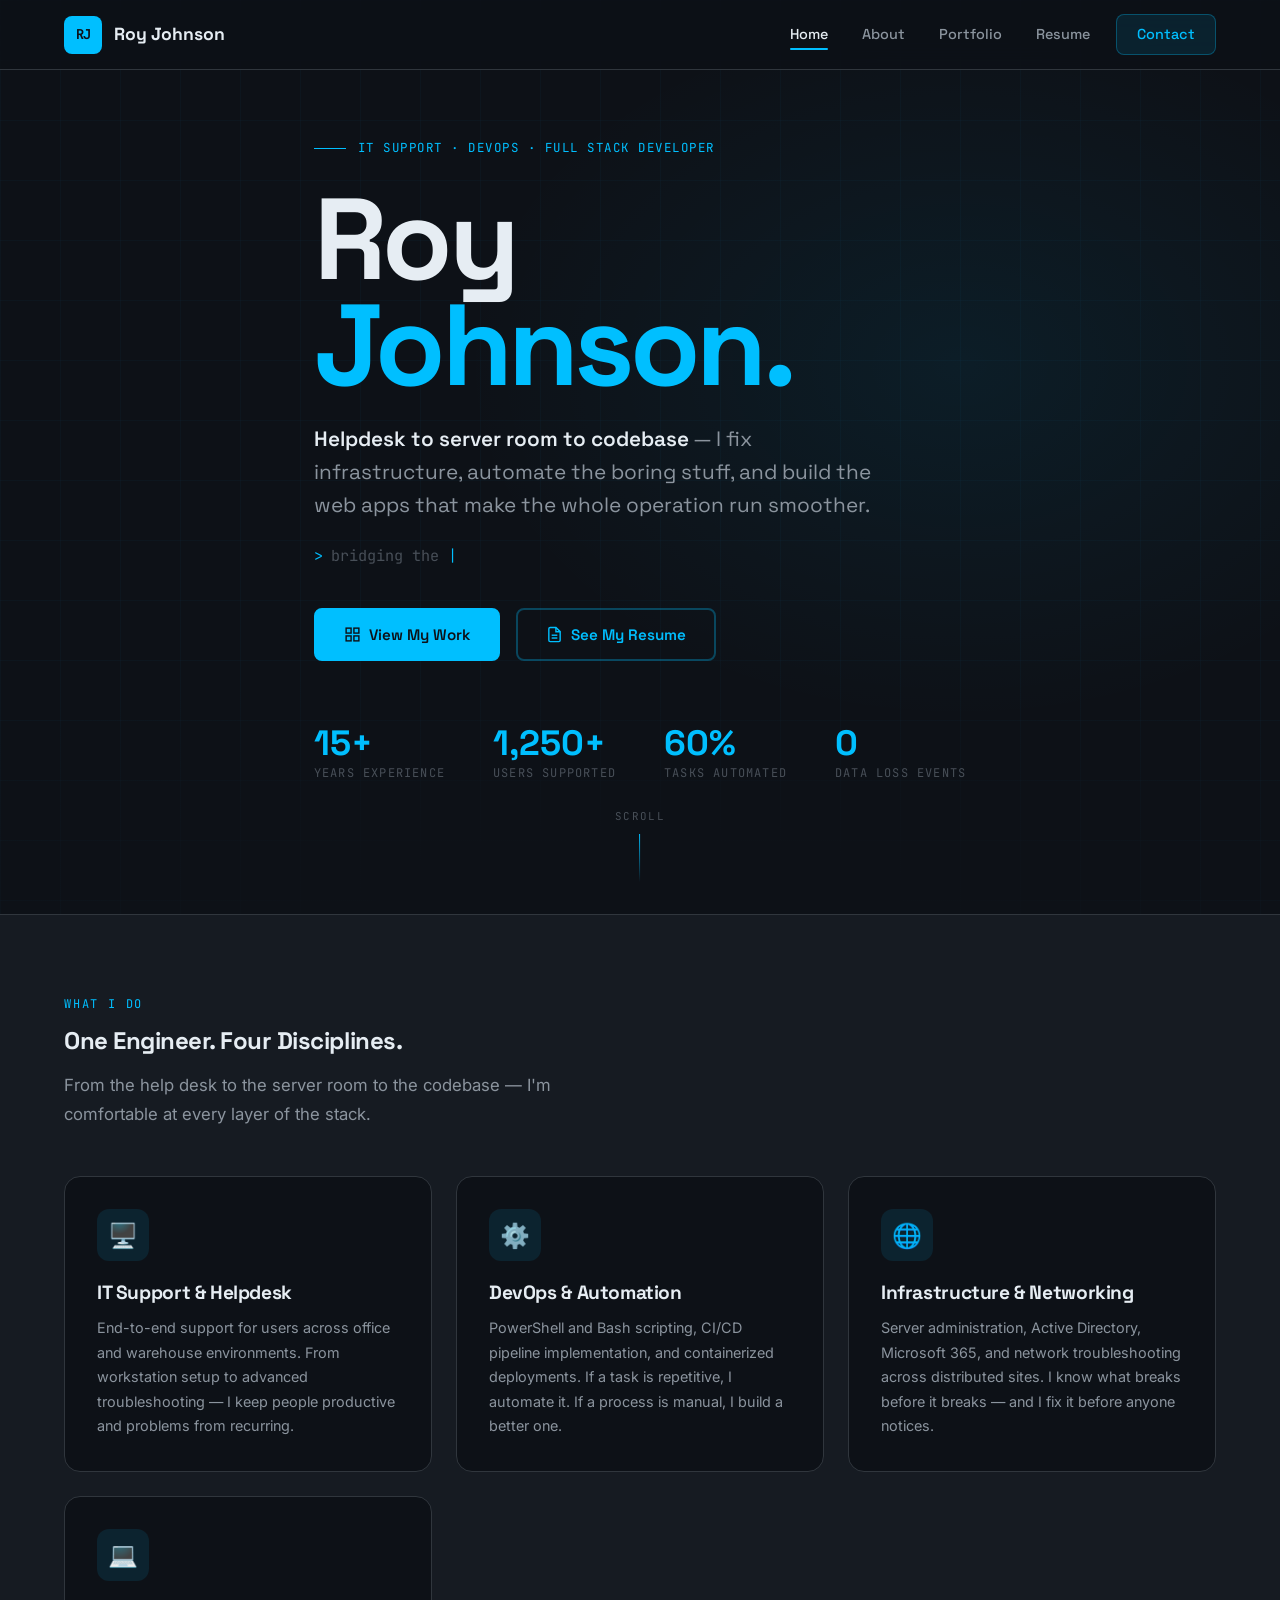
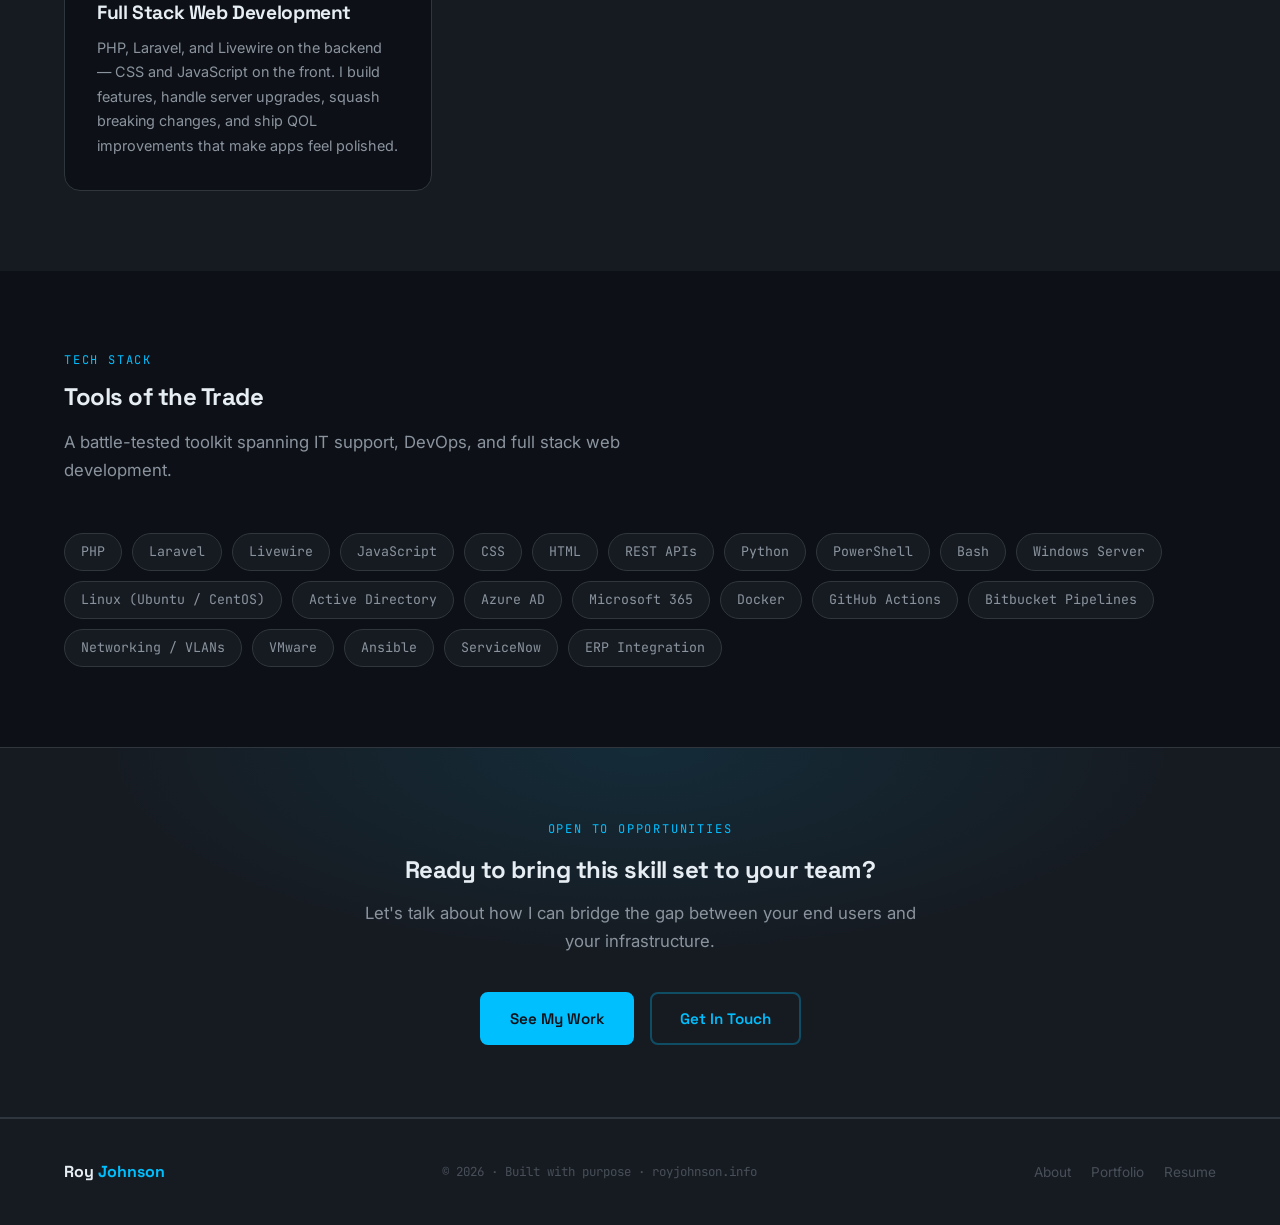
<file: index.html>
<!DOCTYPE html>
<html lang="en">
<head>
  <meta charset="UTF-8" />
  <meta name="viewport" content="width=device-width, initial-scale=1.0" />
  <title>Roy Johnson — IT Support &amp; DevOps Engineer</title>
  <meta name="description" content="Roy Johnson — IT Support and DevOps hybrid professional. Helpdesk expertise meets infrastructure automation." />
  <link rel="preconnect" href="https://fonts.googleapis.com" />
  <link rel="preconnect" href="https://fonts.gstatic.com" crossorigin />
  <link href="https://fonts.googleapis.com/css2?family=Space+Grotesk:wght@300;400;500;600;700&family=Inter:wght@300;400;500;600&family=JetBrains+Mono:wght@400;500&display=swap" rel="stylesheet" />
  <link rel="stylesheet" href="css/style.css" />
  <link rel="icon" type="image/svg+xml" href="favicon.svg" />
</head>
<body>

  <nav class="nav">
    <div class="nav-inner">
      <a href="index.html" class="nav-logo">
        <div class="nav-logo-icon">RJ</div>
        Roy Johnson
      </a>
      <ul class="nav-links">
        <li><a href="index.html">Home</a></li>
        <li><a href="about.html">About</a></li>
        <li><a href="portfolio.html">Portfolio</a></li>
        <li><a href="resume.html">Resume</a></li>
        <li class="nav-cta"><a href="resume.html#contact">Contact</a></li>
      </ul>
      <button class="nav-toggle" aria-label="Toggle menu">
        <span></span><span></span><span></span>
      </button>
    </div>
  </nav>

  <div class="mobile-nav">
    <a href="index.html">Home</a>
    <a href="about.html">About</a>
    <a href="portfolio.html">Portfolio</a>
    <a href="resume.html">Resume</a>
    <a href="resume.html#contact">Contact</a>
  </div>

  <!-- HERO -->
  <section class="hero">
    <div class="hero-content">
      <div class="hero-eyebrow">IT Support · DevOps · Full Stack Developer</div>
      <h1 class="hero-name">
        Roy<br /><span class="line2">Johnson.</span>
      </h1>
      <p class="hero-title">
        <strong>Helpdesk to server room to codebase</strong> — I fix infrastructure,
        automate the boring stuff, and build the web apps that make the whole operation run smoother.
      </p>
      <div class="hero-tagline">
        <span class="typing-text"></span><span class="cursor">|</span>
      </div>
      <div class="hero-cta">
        <a href="portfolio.html" class="btn btn-primary">
          <svg viewBox="0 0 24 24" fill="none" stroke="currentColor" stroke-width="2">
            <rect x="3" y="3" width="7" height="7"/><rect x="14" y="3" width="7" height="7"/>
            <rect x="14" y="14" width="7" height="7"/><rect x="3" y="14" width="7" height="7"/>
          </svg>
          View My Work
        </a>
        <a href="resume.html" class="btn btn-outline">
          <svg viewBox="0 0 24 24" fill="none" stroke="currentColor" stroke-width="2">
            <path d="M14 2H6a2 2 0 0 0-2 2v16a2 2 0 0 0 2 2h12a2 2 0 0 0 2-2V8z"/>
            <polyline points="14 2 14 8 20 8"/>
            <line x1="16" y1="13" x2="8" y2="13"/><line x1="16" y1="17" x2="8" y2="17"/>
          </svg>
          See My Resume
        </a>
      </div>
      <div class="hero-stats">
        <div class="stat-item">
          <span class="stat-number">15+</span>
          <span class="stat-label">Years Experience</span>
        </div>
        <div class="stat-item">
          <span class="stat-number">1,250+</span>
          <span class="stat-label">Users Supported</span>
        </div>
        <div class="stat-item">
          <span class="stat-number">60%</span>
          <span class="stat-label">Tasks Automated</span>
        </div>
        <div class="stat-item">
          <span class="stat-number">0</span>
          <span class="stat-label">Data Loss Events</span>
        </div>
      </div>
    </div>
    <div class="scroll-indicator">
      <span>scroll</span>
      <div class="scroll-indicator-line"></div>
    </div>
  </section>

  <!-- WHAT I DO -->
  <section class="section-padding" style="background: var(--bg-secondary); border-top: 1px solid var(--border);">
    <div class="container">
      <span class="section-label">What I Do</span>
      <h2 class="section-title">One Engineer. Four Disciplines.</h2>
      <p class="section-subtitle">From the help desk to the server room to the codebase — I'm comfortable at every layer of the stack.</p>
      <div class="features-grid">
        <div class="feature-card fade-up">
          <div class="feature-icon">🖥️</div>
          <h3>IT Support &amp; Helpdesk</h3>
          <p>End-to-end support for users across office and warehouse environments. From workstation setup to advanced troubleshooting — I keep people productive and problems from recurring.</p>
        </div>
        <div class="feature-card fade-up">
          <div class="feature-icon">⚙️</div>
          <h3>DevOps &amp; Automation</h3>
          <p>PowerShell and Bash scripting, CI/CD pipeline implementation, and containerized deployments. If a task is repetitive, I automate it. If a process is manual, I build a better one.</p>
        </div>
        <div class="feature-card fade-up">
          <div class="feature-icon">🌐</div>
          <h3>Infrastructure &amp; Networking</h3>
          <p>Server administration, Active Directory, Microsoft 365, and network troubleshooting across distributed sites. I know what breaks before it breaks — and I fix it before anyone notices.</p>
        </div>
        <div class="feature-card fade-up">
          <div class="feature-icon">💻</div>
          <h3>Full Stack Web Development</h3>
          <p>PHP, Laravel, and Livewire on the backend — CSS and JavaScript on the front. I build features, handle server upgrades, squash breaking changes, and ship QOL improvements that make apps feel polished.</p>
        </div>
      </div>
    </div>
  </section>

  <!-- TECH STACK -->
  <section class="section-padding">
    <div class="container">
      <span class="section-label">Tech Stack</span>
      <h2 class="section-title">Tools of the Trade</h2>
      <p class="section-subtitle">A battle-tested toolkit spanning IT support, DevOps, and full stack web development.</p>
      <div class="skills-cloud">
        <span class="skill-badge">PHP</span>
        <span class="skill-badge">Laravel</span>
        <span class="skill-badge">Livewire</span>
        <span class="skill-badge">JavaScript</span>
        <span class="skill-badge">CSS</span>
        <span class="skill-badge">HTML</span>
        <span class="skill-badge">REST APIs</span>
        <span class="skill-badge">Python</span>
        <span class="skill-badge">PowerShell</span>
        <span class="skill-badge">Bash</span>
        <span class="skill-badge">Windows Server</span>
        <span class="skill-badge">Linux (Ubuntu / CentOS)</span>
        <span class="skill-badge">Active Directory</span>
        <span class="skill-badge">Azure AD</span>
        <span class="skill-badge">Microsoft 365</span>
        <span class="skill-badge">Docker</span>
        <span class="skill-badge">GitHub Actions</span>
        <span class="skill-badge">Bitbucket Pipelines</span>
        <span class="skill-badge">Networking / VLANs</span>
        <span class="skill-badge">VMware</span>
        <span class="skill-badge">Ansible</span>
        <span class="skill-badge">ServiceNow</span>
        <span class="skill-badge">ERP Integration</span>
      </div>
    </div>
  </section>

  <!-- CTA BAND -->
  <div class="cta-band">
    <div class="cta-band-inner">
      <span class="section-label" style="text-align:center; display:block; margin-bottom:16px;">Open to Opportunities</span>
      <h2>Ready to bring this skill set to your team?</h2>
      <p>Let's talk about how I can bridge the gap between your end users and your infrastructure.</p>
      <div class="btn-group">
        <a href="portfolio.html" class="btn btn-primary">See My Work</a>
        <a href="resume.html#contact" class="btn btn-outline">Get In Touch</a>
      </div>
    </div>
  </div>

  <footer class="footer">
    <div class="footer-inner">
      <div class="footer-brand">Roy <span class="accent">Johnson</span></div>
      <div class="footer-copy">© 2026 · Built with purpose · royjohnson.info</div>
      <div class="footer-links">
        <a href="about.html">About</a>
        <a href="portfolio.html">Portfolio</a>
        <a href="resume.html">Resume</a>
      </div>
    </div>
  </footer>

  <script src="js/main.js"></script>
</body>
</html>
</file>
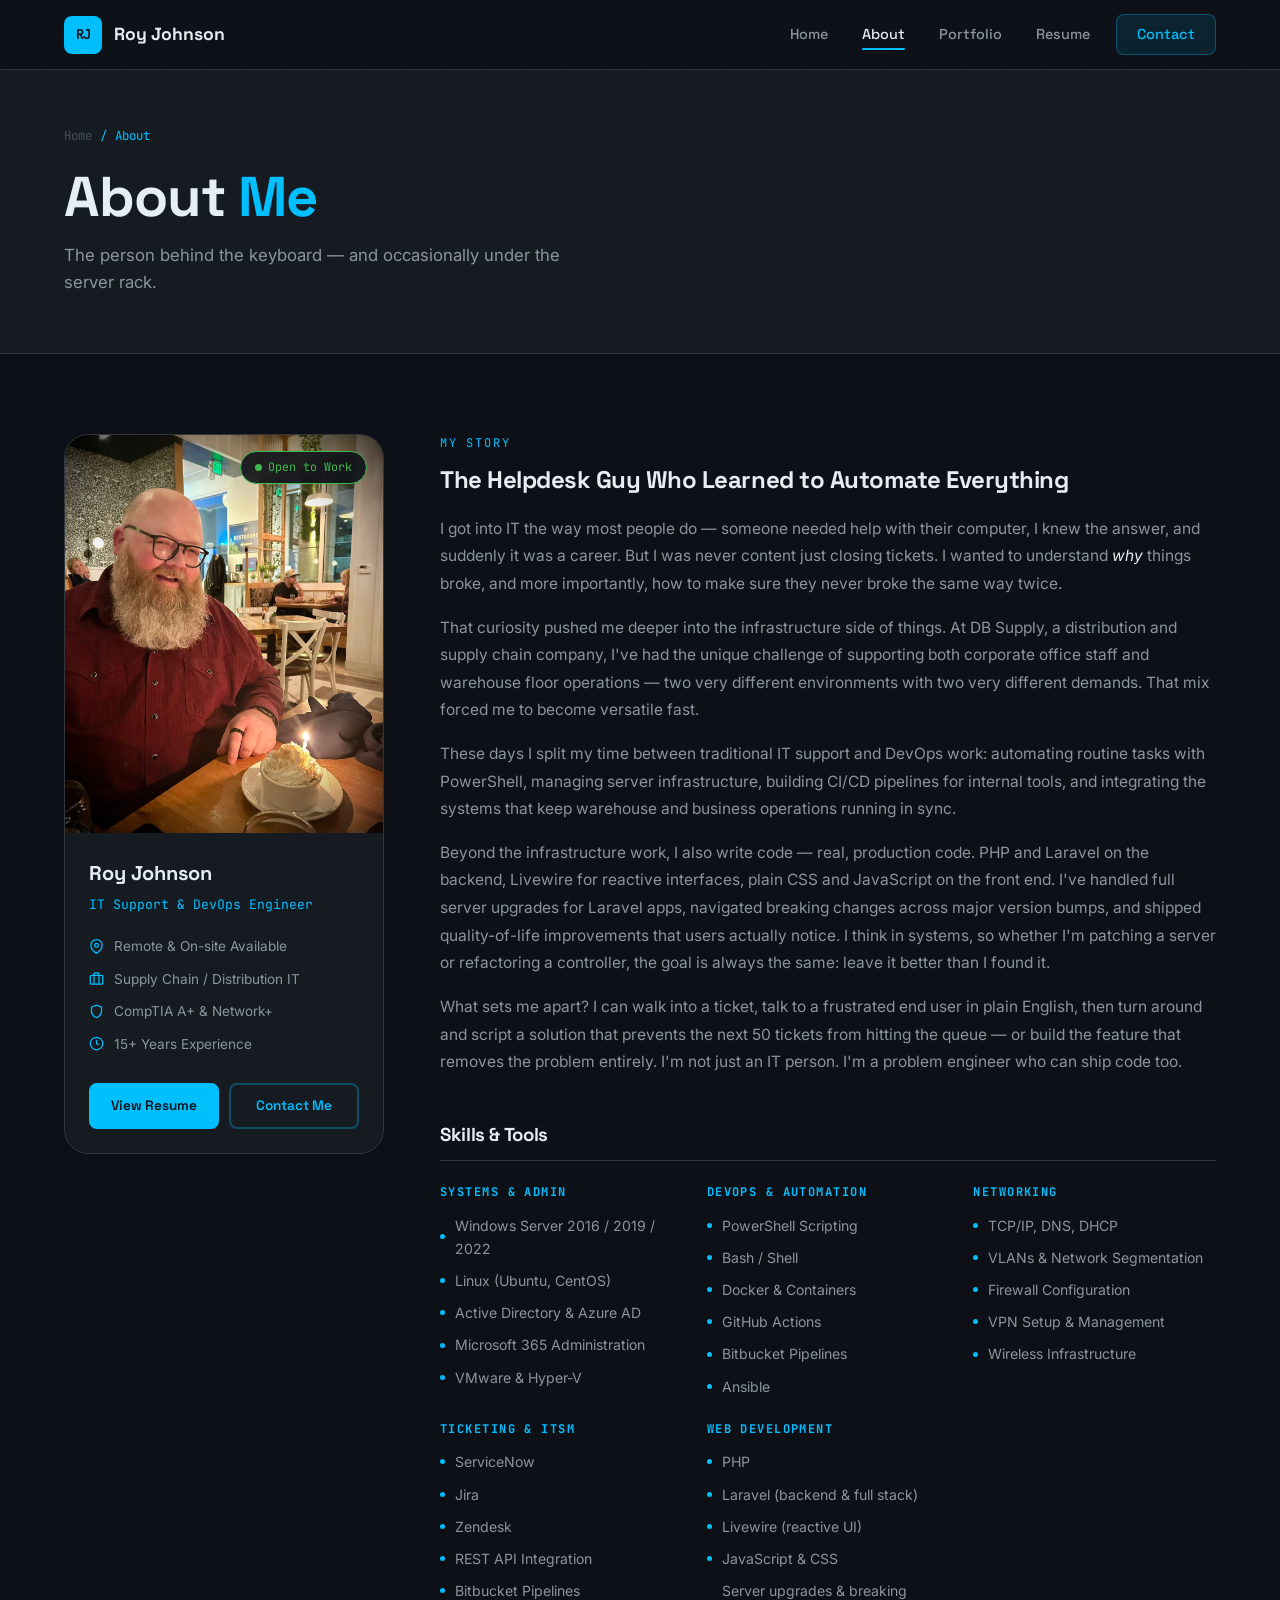
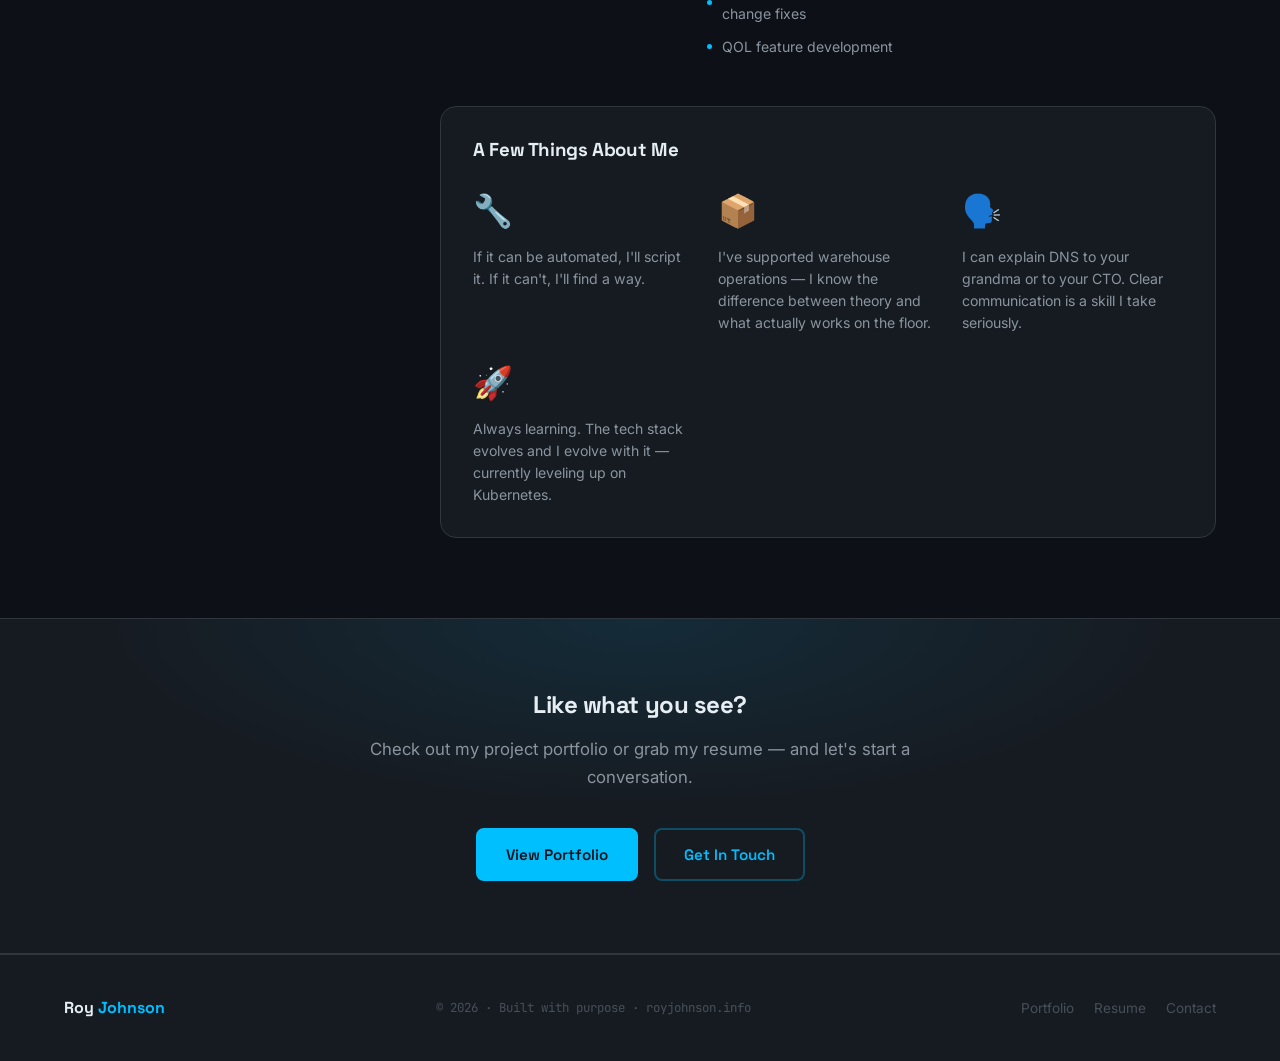
<file: about.html>
<!DOCTYPE html>
<html lang="en">
<head>
  <meta charset="UTF-8" />
  <meta name="viewport" content="width=device-width, initial-scale=1.0" />
  <title>About — Roy Johnson</title>
  <meta name="description" content="Learn about Roy Johnson — IT Support and DevOps hybrid professional with experience in supply chain and distribution environments." />
  <link rel="preconnect" href="https://fonts.googleapis.com" />
  <link rel="preconnect" href="https://fonts.gstatic.com" crossorigin />
  <link href="https://fonts.googleapis.com/css2?family=Space+Grotesk:wght@300;400;500;600;700&family=Inter:wght@300;400;500;600&family=JetBrains+Mono:wght@400;500&display=swap" rel="stylesheet" />
  <link rel="stylesheet" href="css/style.css" />
  <link rel="icon" type="image/svg+xml" href="favicon.svg" />
</head>
<body>

  <nav class="nav">
    <div class="nav-inner">
      <a href="index.html" class="nav-logo">
        <div class="nav-logo-icon">RJ</div>
        Roy Johnson
      </a>
      <ul class="nav-links">
        <li><a href="index.html">Home</a></li>
        <li><a href="about.html">About</a></li>
        <li><a href="portfolio.html">Portfolio</a></li>
        <li><a href="resume.html">Resume</a></li>
        <li class="nav-cta"><a href="resume.html#contact">Contact</a></li>
      </ul>
      <button class="nav-toggle" aria-label="Toggle menu">
        <span></span><span></span><span></span>
      </button>
    </div>
  </nav>

  <div class="mobile-nav">
    <a href="index.html">Home</a>
    <a href="about.html">About</a>
    <a href="portfolio.html">Portfolio</a>
    <a href="resume.html">Resume</a>
    <a href="resume.html#contact">Contact</a>
  </div>

  <!-- PAGE HERO -->
  <section class="page-hero">
    <div class="page-hero-content">
      <div class="breadcrumb">
        <a href="index.html">Home</a>
        <span>/</span>
        <span>About</span>
      </div>
      <h1>About <span class="accent">Me</span></h1>
      <p>The person behind the keyboard — and occasionally under the server rack.</p>
    </div>
  </section>

  <!-- ABOUT CONTENT -->
  <section class="section-padding">
    <div class="container">
      <div class="about-grid">

        <!-- PROFILE CARD -->
        <aside>
          <div class="profile-card">
            <div class="profile-photo-wrap">
              <img src="images/royjohnson.jpg" alt="Roy Johnson" />
              <div class="profile-status">
                <span class="status-dot"></span>
                Open to Work
              </div>
            </div>
            <div class="profile-info">
              <div class="profile-name">Roy Johnson</div>
              <div class="profile-role">IT Support &amp; DevOps Engineer</div>
              <div class="profile-meta">
                <div class="profile-meta-item">
                  <svg viewBox="0 0 24 24" fill="none" stroke="currentColor" stroke-width="2">
                    <path d="M21 10c0 7-9 13-9 13s-9-6-9-13a9 9 0 0 1 18 0z"/>
                    <circle cx="12" cy="10" r="3"/>
                  </svg>
                  Remote &amp; On-site Available
                </div>
                <div class="profile-meta-item">
                  <svg viewBox="0 0 24 24" fill="none" stroke="currentColor" stroke-width="2">
                    <rect x="2" y="7" width="20" height="14" rx="2" ry="2"/>
                    <path d="M16 21V5a2 2 0 0 0-2-2h-4a2 2 0 0 0-2 2v16"/>
                  </svg>
                  Supply Chain / Distribution IT
                </div>
                <div class="profile-meta-item">
                  <svg viewBox="0 0 24 24" fill="none" stroke="currentColor" stroke-width="2">
                    <path d="M12 22s8-4 8-10V5l-8-3-8 3v7c0 6 8 10 8 10z"/>
                  </svg>
                  CompTIA A+ &amp; Network+
                </div>
                <div class="profile-meta-item">
                  <svg viewBox="0 0 24 24" fill="none" stroke="currentColor" stroke-width="2">
                    <circle cx="12" cy="12" r="10"/>
                    <polyline points="12 6 12 12 16 14"/>
                  </svg>
                  15+ Years Experience
                </div>
              </div>
            </div>
            <div class="profile-actions">
              <a href="resume.html" class="btn btn-primary">View Resume</a>
              <a href="resume.html#contact" class="btn btn-outline">Contact Me</a>
            </div>
          </div>
        </aside>

        <!-- BIO & SKILLS -->
        <div>
          <div class="bio-section">
            <span class="section-label">My Story</span>
            <h2>The Helpdesk Guy Who Learned to Automate Everything</h2>
            <p>
              I got into IT the way most people do — someone needed help with their computer,
              I knew the answer, and suddenly it was a career. But I was never content just
              closing tickets. I wanted to understand <em>why</em> things broke, and more
              importantly, how to make sure they never broke the same way twice.
            </p>
            <p>
              That curiosity pushed me deeper into the infrastructure side of things.
              At DB Supply, a distribution and supply chain company, I've had the unique
              challenge of supporting both corporate office staff and warehouse floor operations —
              two very different environments with two very different demands. That mix forced
              me to become versatile fast.
            </p>
            <p>
              These days I split my time between traditional IT support and DevOps work:
              automating routine tasks with PowerShell, managing server infrastructure,
              building CI/CD pipelines for internal tools, and integrating the systems
              that keep warehouse and business operations running in sync.
            </p>
            <p>
              Beyond the infrastructure work, I also write code — real, production code.
              PHP and Laravel on the backend, Livewire for reactive interfaces, plain CSS and
              JavaScript on the front end. I've handled full server upgrades for Laravel apps,
              navigated breaking changes across major version bumps, and shipped quality-of-life
              improvements that users actually notice. I think in systems, so whether I'm
              patching a server or refactoring a controller, the goal is always the same:
              leave it better than I found it.
            </p>
            <p>
              What sets me apart? I can walk into a ticket, talk to a frustrated end user
              in plain English, then turn around and script a solution that prevents the next
              50 tickets from hitting the queue — or build the feature that removes the problem
              entirely. I'm not just an IT person. I'm a problem engineer who can ship code too.
            </p>
          </div>

          <!-- SKILLS -->
          <div class="skills-section">
            <h3>Skills &amp; Tools</h3>
            <div class="skills-categories">
              <div class="skill-category fade-up">
                <h4>Systems &amp; Admin</h4>
                <ul class="skill-list">
                  <li>Windows Server 2016 / 2019 / 2022</li>
                  <li>Linux (Ubuntu, CentOS)</li>
                  <li>Active Directory &amp; Azure AD</li>
                  <li>Microsoft 365 Administration</li>
                  <li>VMware &amp; Hyper-V</li>
                </ul>
              </div>
              <div class="skill-category fade-up">
                <h4>DevOps &amp; Automation</h4>
                <ul class="skill-list">
                  <li>PowerShell Scripting</li>
                  <li>Bash / Shell</li>
                  <li>Docker &amp; Containers</li>
                  <li>GitHub Actions</li>
                  <li>Bitbucket Pipelines</li>
                  <li>Ansible</li>
                </ul>
              </div>
              <div class="skill-category fade-up">
                <h4>Networking</h4>
                <ul class="skill-list">
                  <li>TCP/IP, DNS, DHCP</li>
                  <li>VLANs &amp; Network Segmentation</li>
                  <li>Firewall Configuration</li>
                  <li>VPN Setup &amp; Management</li>
                  <li>Wireless Infrastructure</li>
                </ul>
              </div>
              <div class="skill-category fade-up">
                <h4>Ticketing &amp; ITSM</h4>
                <ul class="skill-list">
                  <li>ServiceNow</li>
                  <li>Jira</li>
                  <li>Zendesk</li>
                  <li>REST API Integration</li>
                  <li>Bitbucket Pipelines</li>
                </ul>
              </div>
              <div class="skill-category fade-up">
                <h4>Web Development</h4>
                <ul class="skill-list">
                  <li>PHP</li>
                  <li>Laravel (backend &amp; full stack)</li>
                  <li>Livewire (reactive UI)</li>
                  <li>JavaScript &amp; CSS</li>
                  <li>Server upgrades &amp; breaking change fixes</li>
                  <li>QOL feature development</li>
                </ul>
              </div>
            </div>
          </div>

          <!-- FUN FACTS -->
          <div class="fun-facts fade-up">
            <h3>A Few Things About Me</h3>
            <div class="fun-facts-grid">
              <div class="fun-fact">
                <div class="fun-fact-emoji">🔧</div>
                <div class="fun-fact-text">If it can be automated, I'll script it. If it can't, I'll find a way.</div>
              </div>
              <div class="fun-fact">
                <div class="fun-fact-emoji">📦</div>
                <div class="fun-fact-text">I've supported warehouse operations — I know the difference between theory and what actually works on the floor.</div>
              </div>
              <div class="fun-fact">
                <div class="fun-fact-emoji">🗣️</div>
                <div class="fun-fact-text">I can explain DNS to your grandma or to your CTO. Clear communication is a skill I take seriously.</div>
              </div>
              <div class="fun-fact">
                <div class="fun-fact-emoji">🚀</div>
                <div class="fun-fact-text">Always learning. The tech stack evolves and I evolve with it — currently leveling up on Kubernetes.</div>
              </div>
            </div>
          </div>

        </div>
      </div>
    </div>
  </section>

  <!-- CTA -->
  <div class="cta-band">
    <div class="cta-band-inner">
      <h2>Like what you see?</h2>
      <p>Check out my project portfolio or grab my resume — and let's start a conversation.</p>
      <div class="btn-group">
        <a href="portfolio.html" class="btn btn-primary">View Portfolio</a>
        <a href="resume.html#contact" class="btn btn-outline">Get In Touch</a>
      </div>
    </div>
  </div>

  <footer class="footer">
    <div class="footer-inner">
      <div class="footer-brand">Roy <span class="accent">Johnson</span></div>
      <div class="footer-copy">© 2026 · Built with purpose · royjohnson.info</div>
      <div class="footer-links">
        <a href="portfolio.html">Portfolio</a>
        <a href="resume.html">Resume</a>
        <a href="resume.html#contact">Contact</a>
      </div>
    </div>
  </footer>

  <script src="js/main.js"></script>
</body>
</html>
</file>
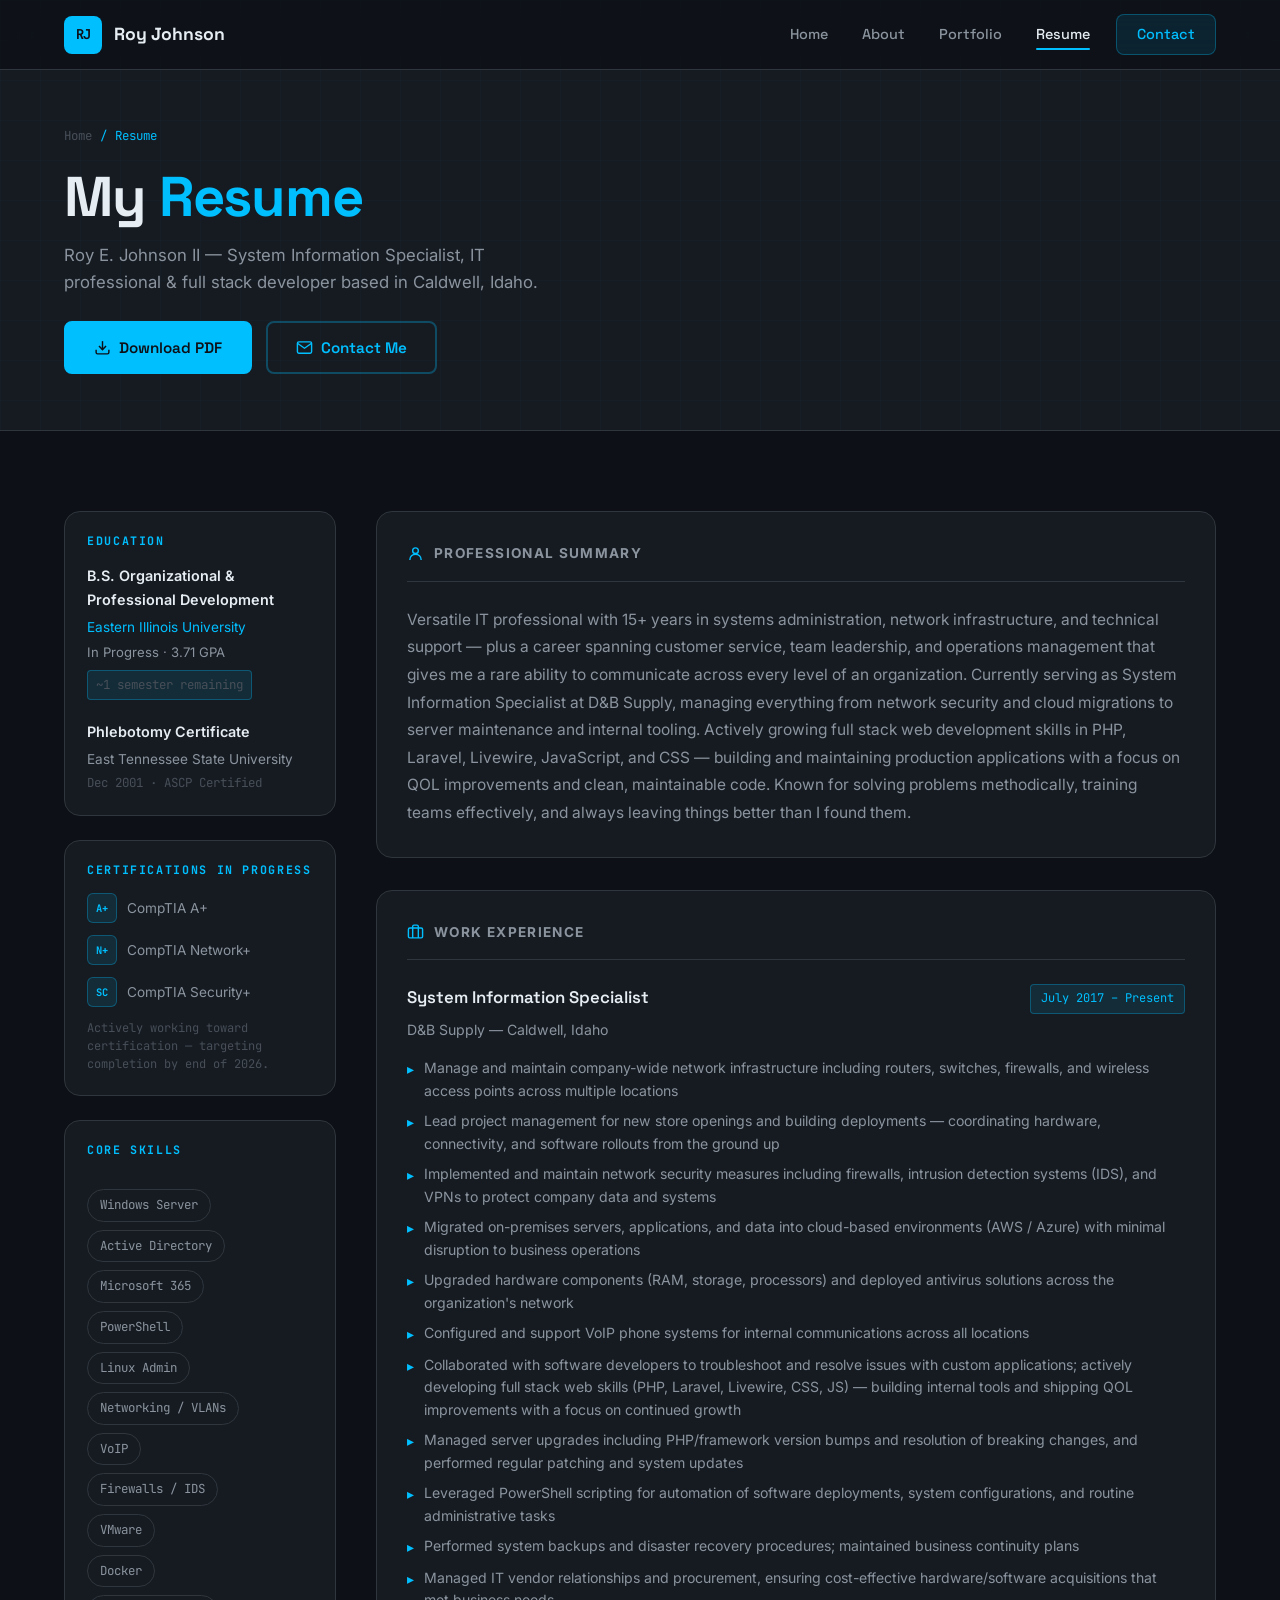
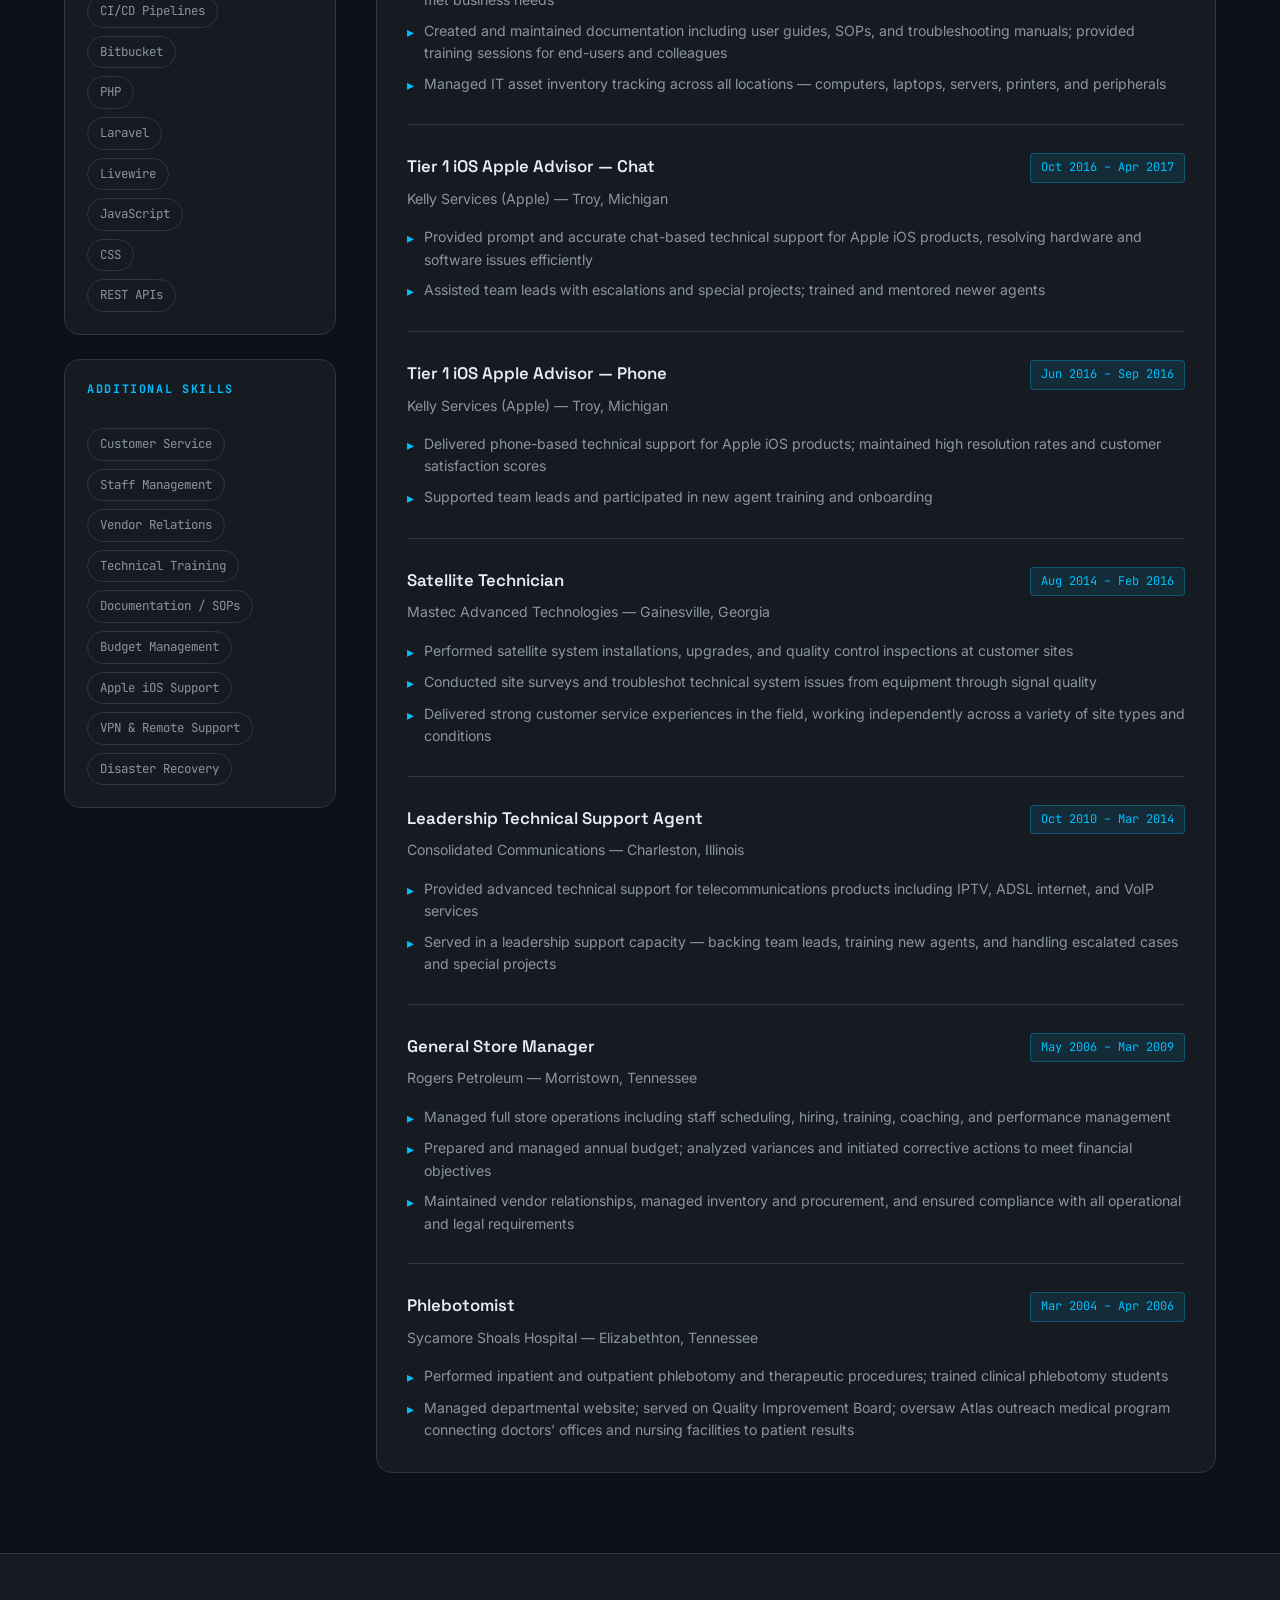
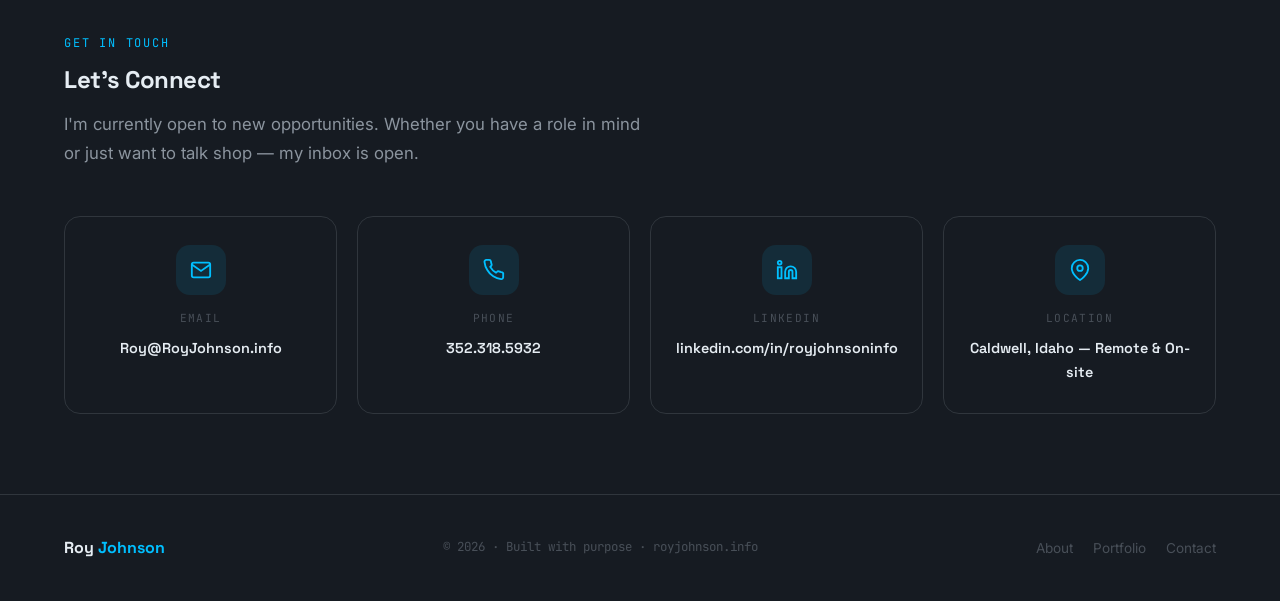
<file: resume.html>
<!DOCTYPE html>
<html lang="en">
<head>
  <meta charset="UTF-8" />
  <meta name="viewport" content="width=device-width, initial-scale=1.0" />
  <title>Resume — Roy E. Johnson II</title>
  <meta name="description" content="Resume of Roy E. Johnson II — System Information Specialist, IT professional, and full stack developer based in Caldwell, Idaho." />
  <link rel="preconnect" href="https://fonts.googleapis.com" />
  <link rel="preconnect" href="https://fonts.gstatic.com" crossorigin />
  <link href="https://fonts.googleapis.com/css2?family=Space+Grotesk:wght@300;400;500;600;700&family=Inter:wght@300;400;500;600&family=JetBrains+Mono:wght@400;500&display=swap" rel="stylesheet" />
  <link rel="stylesheet" href="css/style.css" />
  <link rel="icon" type="image/svg+xml" href="favicon.svg" />
</head>
<body>

  <nav class="nav">
    <div class="nav-inner">
      <a href="index.html" class="nav-logo">
        <div class="nav-logo-icon">RJ</div>
        Roy Johnson
      </a>
      <ul class="nav-links">
        <li><a href="index.html">Home</a></li>
        <li><a href="about.html">About</a></li>
        <li><a href="portfolio.html">Portfolio</a></li>
        <li><a href="resume.html">Resume</a></li>
        <li class="nav-cta"><a href="#contact">Contact</a></li>
      </ul>
      <button class="nav-toggle" aria-label="Toggle menu">
        <span></span><span></span><span></span>
      </button>
    </div>
  </nav>

  <div class="mobile-nav">
    <a href="index.html">Home</a>
    <a href="about.html">About</a>
    <a href="portfolio.html">Portfolio</a>
    <a href="resume.html">Resume</a>
    <a href="#contact">Contact</a>
  </div>

  <!-- PAGE HERO -->
  <section class="page-hero">
    <div class="page-hero-content">
      <div class="breadcrumb">
        <a href="index.html">Home</a>
        <span>/</span>
        <span>Resume</span>
      </div>
      <h1>My <span class="accent">Resume</span></h1>
      <p>Roy E. Johnson II — System Information Specialist, IT professional &amp; full stack developer based in Caldwell, Idaho.</p>
      <div class="resume-actions">
        <a href="resume.pdf" class="btn btn-primary" download>
          <svg viewBox="0 0 24 24" fill="none" stroke="currentColor" stroke-width="2">
            <path d="M21 15v4a2 2 0 0 1-2 2H5a2 2 0 0 1-2-2v-4"/>
            <polyline points="7 10 12 15 17 10"/>
            <line x1="12" y1="15" x2="12" y2="3"/>
          </svg>
          Download PDF
        </a>
        <a href="#contact" class="btn btn-outline">
          <svg viewBox="0 0 24 24" fill="none" stroke="currentColor" stroke-width="2">
            <path d="M4 4h16c1.1 0 2 .9 2 2v12c0 1.1-.9 2-2 2H4c-1.1 0-2-.9-2-2V6c0-1.1.9-2 2-2z"/>
            <polyline points="22,6 12,13 2,6"/>
          </svg>
          Contact Me
        </a>
      </div>
    </div>
  </section>

  <!-- RESUME CONTENT -->
  <section class="section-padding">
    <div class="container">
      <div class="resume-layout">

        <!-- SIDEBAR -->
        <aside class="resume-sidebar">

          <div class="resume-sidebar-section fade-up">
            <h3>Education</h3>
            <div style="display:flex; flex-direction:column; gap:20px;">
              <div>
                <div style="font-weight:600; color:var(--text-primary); font-size:0.9rem; margin-bottom:4px;">B.S. Organizational &amp; Professional Development</div>
                <div style="font-size:0.85rem; color:var(--accent); margin-bottom:4px;">Eastern Illinois University</div>
                <div style="font-size:0.82rem; color:var(--text-secondary); margin-bottom:6px;">In Progress · 3.71 GPA</div>
                <div style="font-size:0.78rem; color:var(--text-muted); font-family:var(--font-mono); background:var(--accent-dim); border:1px solid var(--accent-border); border-radius:4px; padding:4px 8px; display:inline-block;">~1 semester remaining</div>
              </div>
              <div>
                <div style="font-weight:600; color:var(--text-primary); font-size:0.9rem; margin-bottom:4px;">Phlebotomy Certificate</div>
                <div style="font-size:0.85rem; color:var(--text-secondary); margin-bottom:2px;">East Tennessee State University</div>
                <div style="font-size:0.78rem; color:var(--text-muted); font-family:var(--font-mono);">Dec 2001 · ASCP Certified</div>
              </div>
            </div>
          </div>

          <div class="resume-sidebar-section fade-up">
            <h3>Certifications in Progress</h3>
            <ul class="cert-list">
              <li class="cert-item">
                <div class="cert-icon">A+</div>
                CompTIA A+
              </li>
              <li class="cert-item">
                <div class="cert-icon">N+</div>
                CompTIA Network+
              </li>
              <li class="cert-item">
                <div class="cert-icon">SC</div>
                CompTIA Security+
              </li>
            </ul>
            <p style="font-size:0.75rem; color:var(--text-muted); font-family:var(--font-mono); margin-top:12px; line-height:1.5;">Actively working toward certification — targeting completion by end of 2026.</p>
          </div>

          <div class="resume-sidebar-section fade-up">
            <h3>Core Skills</h3>
            <div class="skills-cloud">
              <span class="skill-badge">Windows Server</span>
              <span class="skill-badge">Active Directory</span>
              <span class="skill-badge">Microsoft 365</span>
              <span class="skill-badge">PowerShell</span>
              <span class="skill-badge">Linux Admin</span>
              <span class="skill-badge">Networking / VLANs</span>
              <span class="skill-badge">VoIP</span>
              <span class="skill-badge">Firewalls / IDS</span>
              <span class="skill-badge">VMware</span>
              <span class="skill-badge">Docker</span>
              <span class="skill-badge">CI/CD Pipelines</span>
              <span class="skill-badge">Bitbucket</span>
              <span class="skill-badge">PHP</span>
              <span class="skill-badge">Laravel</span>
              <span class="skill-badge">Livewire</span>
              <span class="skill-badge">JavaScript</span>
              <span class="skill-badge">CSS</span>
              <span class="skill-badge">REST APIs</span>
            </div>
          </div>

          <div class="resume-sidebar-section fade-up">
            <h3>Additional Skills</h3>
            <div class="skills-cloud">
              <span class="skill-badge">Customer Service</span>
              <span class="skill-badge">Staff Management</span>
              <span class="skill-badge">Vendor Relations</span>
              <span class="skill-badge">Technical Training</span>
              <span class="skill-badge">Documentation / SOPs</span>
              <span class="skill-badge">Budget Management</span>
              <span class="skill-badge">Apple iOS Support</span>
              <span class="skill-badge">VPN &amp; Remote Support</span>
              <span class="skill-badge">Disaster Recovery</span>
            </div>
          </div>

        </aside>

        <!-- MAIN CONTENT -->
        <div class="resume-main">

          <!-- Summary -->
          <div class="resume-section fade-up">
            <div class="resume-section-title">
              <svg viewBox="0 0 24 24" fill="none" stroke="currentColor" stroke-width="2">
                <circle cx="12" cy="8" r="4"/>
                <path d="M20 21a8 8 0 1 0-16 0"/>
              </svg>
              Professional Summary
            </div>
            <p style="font-size: 0.97rem; line-height: 1.78; color: var(--text-secondary);">
              Versatile IT professional with 15+ years in systems administration, network infrastructure,
              and technical support — plus a career spanning customer service, team leadership, and
              operations management that gives me a rare ability to communicate across every level of
              an organization. Currently serving as System Information Specialist at D&amp;B Supply,
              managing everything from network security and cloud migrations to server maintenance and
              internal tooling. Actively growing full stack web development skills in PHP, Laravel,
              Livewire, JavaScript, and CSS — building and maintaining production applications with
              a focus on QOL improvements and clean, maintainable code. Known for solving problems
              methodically, training teams effectively, and always leaving things better than I found them.
            </p>
          </div>

          <!-- Experience -->
          <div class="resume-section fade-up">
            <div class="resume-section-title">
              <svg viewBox="0 0 24 24" fill="none" stroke="currentColor" stroke-width="2">
                <rect x="2" y="7" width="20" height="14" rx="2" ry="2"/>
                <path d="M16 21V5a2 2 0 0 0-2-2h-4a2 2 0 0 0-2 2v16"/>
              </svg>
              Work Experience
            </div>

            <!-- D&B Supply -->
            <div class="experience-item">
              <div class="exp-header">
                <div class="exp-title">System Information Specialist</div>
                <span class="exp-date">July 2017 – Present</span>
              </div>
              <div class="exp-company">D&amp;B Supply — Caldwell, Idaho</div>
              <ul class="exp-bullets">
                <li>Manage and maintain company-wide network infrastructure including routers, switches, firewalls, and wireless access points across multiple locations</li>
                <li>Lead project management for new store openings and building deployments — coordinating hardware, connectivity, and software rollouts from the ground up</li>
                <li>Implemented and maintain network security measures including firewalls, intrusion detection systems (IDS), and VPNs to protect company data and systems</li>
                <li>Migrated on-premises servers, applications, and data into cloud-based environments (AWS / Azure) with minimal disruption to business operations</li>
                <li>Upgraded hardware components (RAM, storage, processors) and deployed antivirus solutions across the organization's network</li>
                <li>Configured and support VoIP phone systems for internal communications across all locations</li>
                <li>Collaborated with software developers to troubleshoot and resolve issues with custom applications; actively developing full stack web skills (PHP, Laravel, Livewire, CSS, JS) — building internal tools and shipping QOL improvements with a focus on continued growth</li>
                <li>Managed server upgrades including PHP/framework version bumps and resolution of breaking changes, and performed regular patching and system updates</li>
                <li>Leveraged PowerShell scripting for automation of software deployments, system configurations, and routine administrative tasks</li>
                <li>Performed system backups and disaster recovery procedures; maintained business continuity plans</li>
                <li>Managed IT vendor relationships and procurement, ensuring cost-effective hardware/software acquisitions that met business needs</li>
                <li>Created and maintained documentation including user guides, SOPs, and troubleshooting manuals; provided training sessions for end-users and colleagues</li>
                <li>Managed IT asset inventory tracking across all locations — computers, laptops, servers, printers, and peripherals</li>
              </ul>
            </div>

            <!-- Kelly Services Chat -->
            <div class="experience-item">
              <div class="exp-header">
                <div class="exp-title">Tier 1 iOS Apple Advisor — Chat</div>
                <span class="exp-date">Oct 2016 – Apr 2017</span>
              </div>
              <div class="exp-company">Kelly Services (Apple) — Troy, Michigan</div>
              <ul class="exp-bullets">
                <li>Provided prompt and accurate chat-based technical support for Apple iOS products, resolving hardware and software issues efficiently</li>
                <li>Assisted team leads with escalations and special projects; trained and mentored newer agents</li>
              </ul>
            </div>

            <!-- Kelly Services Phone -->
            <div class="experience-item">
              <div class="exp-header">
                <div class="exp-title">Tier 1 iOS Apple Advisor — Phone</div>
                <span class="exp-date">Jun 2016 – Sep 2016</span>
              </div>
              <div class="exp-company">Kelly Services (Apple) — Troy, Michigan</div>
              <ul class="exp-bullets">
                <li>Delivered phone-based technical support for Apple iOS products; maintained high resolution rates and customer satisfaction scores</li>
                <li>Supported team leads and participated in new agent training and onboarding</li>
              </ul>
            </div>

            <!-- Mastec -->
            <div class="experience-item">
              <div class="exp-header">
                <div class="exp-title">Satellite Technician</div>
                <span class="exp-date">Aug 2014 – Feb 2016</span>
              </div>
              <div class="exp-company">Mastec Advanced Technologies — Gainesville, Georgia</div>
              <ul class="exp-bullets">
                <li>Performed satellite system installations, upgrades, and quality control inspections at customer sites</li>
                <li>Conducted site surveys and troubleshot technical system issues from equipment through signal quality</li>
                <li>Delivered strong customer service experiences in the field, working independently across a variety of site types and conditions</li>
              </ul>
            </div>

            <!-- Consolidated Communications -->
            <div class="experience-item">
              <div class="exp-header">
                <div class="exp-title">Leadership Technical Support Agent</div>
                <span class="exp-date">Oct 2010 – Mar 2014</span>
              </div>
              <div class="exp-company">Consolidated Communications — Charleston, Illinois</div>
              <ul class="exp-bullets">
                <li>Provided advanced technical support for telecommunications products including IPTV, ADSL internet, and VoIP services</li>
                <li>Served in a leadership support capacity — backing team leads, training new agents, and handling escalated cases and special projects</li>
              </ul>
            </div>

            <!-- Rogers Petroleum -->
            <div class="experience-item">
              <div class="exp-header">
                <div class="exp-title">General Store Manager</div>
                <span class="exp-date">May 2006 – Mar 2009</span>
              </div>
              <div class="exp-company">Rogers Petroleum — Morristown, Tennessee</div>
              <ul class="exp-bullets">
                <li>Managed full store operations including staff scheduling, hiring, training, coaching, and performance management</li>
                <li>Prepared and managed annual budget; analyzed variances and initiated corrective actions to meet financial objectives</li>
                <li>Maintained vendor relationships, managed inventory and procurement, and ensured compliance with all operational and legal requirements</li>
              </ul>
            </div>

            <!-- Sycamore Shoals -->
            <div class="experience-item">
              <div class="exp-header">
                <div class="exp-title">Phlebotomist</div>
                <span class="exp-date">Mar 2004 – Apr 2006</span>
              </div>
              <div class="exp-company">Sycamore Shoals Hospital — Elizabethton, Tennessee</div>
              <ul class="exp-bullets">
                <li>Performed inpatient and outpatient phlebotomy and therapeutic procedures; trained clinical phlebotomy students</li>
                <li>Managed departmental website; served on Quality Improvement Board; oversaw Atlas outreach medical program connecting doctors' offices and nursing facilities to patient results</li>
              </ul>
            </div>

          </div>

        </div>
      </div>
    </div>
  </section>

  <!-- CONTACT SECTION -->
  <section class="section-padding" id="contact" style="background: var(--bg-secondary); border-top: 1px solid var(--border);">
    <div class="container">
      <span class="section-label">Get In Touch</span>
      <h2 class="section-title">Let's Connect</h2>
      <p class="section-subtitle">I'm currently open to new opportunities. Whether you have a role in mind or just want to talk shop — my inbox is open.</p>
      <div class="contact-grid">

        <a href="mailto:Roy@RoyJohnson.info" class="contact-card fade-up">
          <div class="contact-icon">
            <svg viewBox="0 0 24 24" fill="none" stroke="currentColor" stroke-width="2">
              <path d="M4 4h16c1.1 0 2 .9 2 2v12c0 1.1-.9 2-2 2H4c-1.1 0-2-.9-2-2V6c0-1.1.9-2 2-2z"/>
              <polyline points="22,6 12,13 2,6"/>
            </svg>
          </div>
          <div class="contact-label">Email</div>
          <div class="contact-value">Roy@RoyJohnson.info</div>
        </a>

        <a href="tel:3523185932" class="contact-card fade-up">
          <div class="contact-icon">
            <svg viewBox="0 0 24 24" fill="none" stroke="currentColor" stroke-width="2">
              <path d="M22 16.92v3a2 2 0 0 1-2.18 2 19.79 19.79 0 0 1-8.63-3.07A19.5 19.5 0 0 1 4.69 12 19.79 19.79 0 0 1 1.65 3.35 2 2 0 0 1 3.62 1h3a2 2 0 0 1 2 1.72c.127.96.361 1.903.7 2.81a2 2 0 0 1-.45 2.11L7.91 8.6a16 16 0 0 0 6.29 6.29l.96-.87a2 2 0 0 1 2.11-.45c.907.339 1.85.573 2.81.7A2 2 0 0 1 22 16.92z"/>
            </svg>
          </div>
          <div class="contact-label">Phone</div>
          <div class="contact-value">352.318.5932</div>
        </a>

        <a href="https://www.linkedin.com/in/royjohnsoninfo" class="contact-card fade-up" target="_blank" rel="noopener">
          <div class="contact-icon">
            <svg viewBox="0 0 24 24" fill="none" stroke="currentColor" stroke-width="2">
              <path d="M16 8a6 6 0 0 1 6 6v7h-4v-7a2 2 0 0 0-2-2 2 2 0 0 0-2 2v7h-4v-7a6 6 0 0 1 6-6z"/>
              <rect x="2" y="9" width="4" height="12"/>
              <circle cx="4" cy="4" r="2"/>
            </svg>
          </div>
          <div class="contact-label">LinkedIn</div>
          <div class="contact-value">linkedin.com/in/royjohnsoninfo</div>
        </a>

        <div class="contact-card fade-up" style="cursor: default; pointer-events: none;">
          <div class="contact-icon">
            <svg viewBox="0 0 24 24" fill="none" stroke="currentColor" stroke-width="2">
              <path d="M21 10c0 7-9 13-9 13s-9-6-9-13a9 9 0 0 1 18 0z"/>
              <circle cx="12" cy="10" r="3"/>
            </svg>
          </div>
          <div class="contact-label">Location</div>
          <div class="contact-value">Caldwell, Idaho — Remote &amp; On-site</div>
        </div>

      </div>
    </div>
  </section>

  <footer class="footer">
    <div class="footer-inner">
      <div class="footer-brand">Roy <span class="accent">Johnson</span></div>
      <div class="footer-copy">© 2026 · Built with purpose · royjohnson.info</div>
      <div class="footer-links">
        <a href="about.html">About</a>
        <a href="portfolio.html">Portfolio</a>
        <a href="#contact">Contact</a>
      </div>
    </div>
  </footer>

  <script src="js/main.js"></script>
</body>
</html>
</file>
<file: css/style.css>
/* =====================================================
   Roy Johnson — Personal Portfolio
   Theme: Dark & Bold | Accent: Electric Blue #00bfff
   ===================================================== */

@import url('https://fonts.googleapis.com/css2?family=Space+Grotesk:wght@300;400;500;600;700&family=Inter:wght@300;400;500;600&family=JetBrains+Mono:wght@400;500&display=swap');

/* === CSS VARIABLES === */
:root {
  --bg-primary: #0d1117;
  --bg-secondary: #161b22;
  --bg-tertiary: #21262d;
  --accent: #00bfff;
  --accent-dim: rgba(0, 191, 255, 0.1);
  --accent-border: rgba(0, 191, 255, 0.3);
  --accent-glow: 0 0 28px rgba(0, 191, 255, 0.2);
  --text-primary: #e6edf3;
  --text-secondary: #8b949e;
  --text-muted: #484f58;
  --border: #30363d;
  --success: #3fb950;
  --radius: 8px;
  --radius-lg: 16px;
  --radius-xl: 24px;
  --nav-height: 70px;
  --transition: 0.25s ease;
  --transition-slow: 0.45s ease;
  --font-heading: 'Space Grotesk', sans-serif;
  --font-body: 'Inter', sans-serif;
  --font-mono: 'JetBrains Mono', monospace;
  --max-width: 1200px;
  --section-padding: 80px 0;
}

/* === RESET === */
*, *::before, *::after { box-sizing: border-box; margin: 0; padding: 0; }
html { scroll-behavior: smooth; }
body {
  background-color: var(--bg-primary);
  color: var(--text-primary);
  font-family: var(--font-body);
  line-height: 1.65;
  overflow-x: hidden;
  -webkit-font-smoothing: antialiased;
}

/* === SCROLLBAR === */
::-webkit-scrollbar { width: 6px; }
::-webkit-scrollbar-track { background: var(--bg-primary); }
::-webkit-scrollbar-thumb { background: var(--border); border-radius: 3px; }
::-webkit-scrollbar-thumb:hover { background: var(--accent); }

/* === SELECTION === */
::selection { background: var(--accent-dim); color: var(--accent); }

/* === TYPOGRAPHY === */
h1, h2, h3, h4, h5 {
  font-family: var(--font-heading);
  font-weight: 700;
  line-height: 1.2;
  letter-spacing: -0.02em;
  color: var(--text-primary);
}
p { color: var(--text-secondary); }
a { color: var(--accent); text-decoration: none; transition: color var(--transition); }
a:hover { color: #fff; }
em { color: var(--text-primary); font-style: italic; }

/* === LAYOUT === */
.container { max-width: var(--max-width); margin: 0 auto; padding: 0 24px; }
.section-padding { padding: var(--section-padding); }

/* === UTILITY === */
.accent { color: var(--accent); }

.section-label {
  font-family: var(--font-mono);
  font-size: 0.75rem;
  letter-spacing: 0.15em;
  text-transform: uppercase;
  color: var(--accent);
  display: block;
  margin-bottom: 12px;
}
.section-title { margin-bottom: 16px; }
.section-subtitle {
  font-size: 1.05rem;
  color: var(--text-secondary);
  max-width: 580px;
  margin-bottom: 48px;
  line-height: 1.7;
}

.tag {
  display: inline-block;
  padding: 3px 11px;
  background: var(--accent-dim);
  border: 1px solid var(--accent-border);
  border-radius: 100px;
  font-size: 0.72rem;
  font-family: var(--font-mono);
  color: var(--accent);
  white-space: nowrap;
}

/* === BUTTONS === */
.btn {
  display: inline-flex;
  align-items: center;
  gap: 8px;
  padding: 12px 28px;
  border-radius: var(--radius);
  font-family: var(--font-heading);
  font-weight: 600;
  font-size: 0.95rem;
  cursor: pointer;
  transition: all var(--transition);
  border: 2px solid transparent;
  text-decoration: none;
  white-space: nowrap;
}
.btn svg { width: 17px; height: 17px; flex-shrink: 0; }

.btn-primary {
  background: var(--accent);
  color: var(--bg-primary);
  border-color: var(--accent);
}
.btn-primary:hover {
  background: transparent;
  color: var(--accent);
  box-shadow: var(--accent-glow);
}

.btn-outline {
  background: transparent;
  color: var(--accent);
  border-color: var(--accent-border);
}
.btn-outline:hover {
  background: var(--accent-dim);
  border-color: var(--accent);
  color: var(--accent);
  box-shadow: var(--accent-glow);
}

/* === NAVIGATION === */
.nav {
  position: fixed;
  top: 0; left: 0; right: 0;
  height: var(--nav-height);
  background: rgba(13, 17, 23, 0.8);
  backdrop-filter: blur(16px);
  -webkit-backdrop-filter: blur(16px);
  border-bottom: 1px solid var(--border);
  z-index: 1000;
  transition: all var(--transition);
}
.nav.scrolled {
  background: rgba(13, 17, 23, 0.98);
  box-shadow: 0 4px 30px rgba(0,0,0,0.4);
}
.nav-inner {
  display: flex;
  align-items: center;
  justify-content: space-between;
  height: 100%;
  max-width: var(--max-width);
  margin: 0 auto;
  padding: 0 24px;
}
.nav-logo {
  display: flex;
  align-items: center;
  gap: 12px;
  font-family: var(--font-heading);
  font-weight: 700;
  font-size: 1.1rem;
  color: var(--text-primary);
  text-decoration: none;
}
.nav-logo:hover { color: var(--text-primary); }
.nav-logo-icon {
  width: 38px; height: 38px;
  background: var(--accent);
  color: var(--bg-primary);
  border-radius: 8px;
  display: flex;
  align-items: center;
  justify-content: center;
  font-family: var(--font-mono);
  font-weight: 700;
  font-size: 0.85rem;
  letter-spacing: -1px;
  flex-shrink: 0;
}
.nav-links {
  display: flex;
  align-items: center;
  gap: 2px;
  list-style: none;
}
.nav-links a {
  display: block;
  padding: 8px 16px;
  font-family: var(--font-heading);
  font-weight: 500;
  font-size: 0.9rem;
  color: var(--text-secondary);
  border-radius: var(--radius);
  position: relative;
  transition: color var(--transition);
}
.nav-links a::after {
  content: '';
  position: absolute;
  bottom: 4px; left: 16px; right: 16px;
  height: 2px;
  background: var(--accent);
  transform: scaleX(0);
  transition: transform var(--transition);
  border-radius: 1px;
}
.nav-links a:hover,
.nav-links a.active { color: var(--text-primary); }
.nav-links a:hover::after,
.nav-links a.active::after { transform: scaleX(1); }

.nav-links .nav-cta { margin-left: 8px; }
.nav-links .nav-cta a {
  padding: 8px 20px;
  background: var(--accent-dim);
  border: 1px solid var(--accent-border);
  color: var(--accent);
  transition: all var(--transition);
}
.nav-links .nav-cta a:hover {
  background: var(--accent);
  color: var(--bg-primary);
}
.nav-links .nav-cta a::after { display: none; }

.nav-toggle {
  display: none;
  flex-direction: column;
  gap: 5px;
  cursor: pointer;
  padding: 8px;
  border: none;
  background: transparent;
}
.nav-toggle span {
  display: block;
  width: 24px; height: 2px;
  background: var(--text-secondary);
  border-radius: 1px;
  transition: all var(--transition);
}
.nav-toggle.open span:nth-child(1) { transform: rotate(45deg) translate(5px, 5px); }
.nav-toggle.open span:nth-child(2) { opacity: 0; }
.nav-toggle.open span:nth-child(3) { transform: rotate(-45deg) translate(5px, -5px); }

/* === MOBILE NAV === */
.mobile-nav {
  position: fixed;
  top: var(--nav-height);
  left: 0; right: 0;
  background: rgba(13, 17, 23, 0.98);
  backdrop-filter: blur(16px);
  border-bottom: 1px solid var(--border);
  padding: 12px 24px 20px;
  z-index: 999;
  flex-direction: column;
  gap: 4px;
  display: none;
}
.mobile-nav.open { display: flex; }
.mobile-nav a {
  display: block;
  padding: 11px 16px;
  font-family: var(--font-heading);
  font-weight: 500;
  color: var(--text-secondary);
  border-radius: var(--radius);
  border-left: 2px solid transparent;
  transition: all var(--transition);
}
.mobile-nav a:hover,
.mobile-nav a.active {
  background: var(--accent-dim);
  color: var(--accent);
  border-left-color: var(--accent);
}

/* === HERO === */
.hero {
  min-height: 100vh;
  display: flex;
  align-items: center;
  padding-top: var(--nav-height);
  position: relative;
  overflow: hidden;
}
.hero::before {
  content: '';
  position: absolute; inset: 0;
  background-image:
    linear-gradient(rgba(0, 191, 255, 0.03) 1px, transparent 1px),
    linear-gradient(90deg, rgba(0, 191, 255, 0.03) 1px, transparent 1px);
  background-size: 60px 60px;
  z-index: 0;
}
.hero::after {
  content: '';
  position: absolute; inset: 0;
  background:
    radial-gradient(ellipse 60% 60% at 75% 40%, rgba(0, 191, 255, 0.07) 0%, transparent 65%),
    radial-gradient(ellipse 100% 40% at 50% 100%, var(--bg-primary) 20%, transparent 70%);
  z-index: 0;
}
.hero-content {
  position: relative;
  z-index: 1;
  max-width: var(--max-width);
  margin: 0 auto;
  padding: 60px 24px 130px;
}
.hero-eyebrow {
  display: inline-flex;
  align-items: center;
  gap: 12px;
  font-family: var(--font-mono);
  font-size: 0.78rem;
  letter-spacing: 0.12em;
  color: var(--accent);
  text-transform: uppercase;
  margin-bottom: 28px;
}
.hero-eyebrow::before {
  content: '';
  display: block;
  width: 32px; height: 1px;
  background: var(--accent);
}
.hero-name {
  font-size: clamp(3.2rem, 9vw, 7.5rem);
  font-weight: 700;
  letter-spacing: -0.04em;
  line-height: 0.92;
  margin-bottom: 24px;
}
.hero-name .line2 {
  color: var(--accent);
  display: block;
}
.hero-title {
  font-family: var(--font-heading);
  font-size: clamp(1rem, 2.2vw, 1.3rem);
  font-weight: 400;
  color: var(--text-secondary);
  margin-bottom: 20px;
  max-width: 580px;
  line-height: 1.6;
}
.hero-title strong { color: var(--text-primary); font-weight: 600; }
.hero-tagline {
  font-size: 0.95rem;
  color: var(--text-muted);
  font-family: var(--font-mono);
  margin-bottom: 40px;
  display: flex;
  align-items: center;
  gap: 8px;
  min-height: 1.5em;
}
.hero-tagline::before {
  content: '>';
  color: var(--accent);
}
.cursor {
  color: var(--accent);
  animation: blink 1s step-end infinite;
  font-weight: 300;
  margin-left: 1px;
}
@keyframes blink {
  0%, 100% { opacity: 1; }
  50% { opacity: 0; }
}
.hero-cta {
  display: flex;
  flex-wrap: wrap;
  gap: 16px;
  margin-bottom: 64px;
}
.hero-stats {
  display: flex;
  flex-wrap: wrap;
  gap: 48px;
}
.stat-item { display: flex; flex-direction: column; gap: 4px; }
.stat-number {
  font-family: var(--font-heading);
  font-size: 2.2rem;
  font-weight: 700;
  color: var(--accent);
  line-height: 1;
}
.stat-label {
  font-size: 0.75rem;
  color: var(--text-muted);
  text-transform: uppercase;
  letter-spacing: 0.1em;
  font-family: var(--font-mono);
}
.scroll-indicator {
  position: absolute;
  bottom: 32px; left: 50%;
  transform: translateX(-50%);
  z-index: 1;
  display: flex;
  flex-direction: column;
  align-items: center;
  gap: 8px;
  font-family: var(--font-mono);
  font-size: 0.68rem;
  color: var(--text-muted);
  letter-spacing: 0.12em;
  text-transform: uppercase;
}
.scroll-indicator-line {
  width: 1px; height: 48px;
  background: linear-gradient(to bottom, var(--accent), transparent);
  animation: scrollPulse 2s ease-in-out infinite;
}
@keyframes scrollPulse {
  0%, 100% { opacity: 1; }
  50% { opacity: 0.25; }
}

/* === FEATURE CARDS === */
.features-grid {
  display: grid;
  grid-template-columns: repeat(auto-fit, minmax(280px, 1fr));
  gap: 24px;
  margin-top: 48px;
}
.feature-card {
  background: var(--bg-primary);
  border: 1px solid var(--border);
  border-radius: var(--radius-lg);
  padding: 32px;
  transition: all var(--transition);
  position: relative;
  overflow: hidden;
}
.feature-card::before {
  content: '';
  position: absolute;
  top: 0; left: 0; right: 0;
  height: 2px;
  background: linear-gradient(90deg, transparent, var(--accent), transparent);
  transform: scaleX(0);
  transition: transform var(--transition-slow);
}
.feature-card:hover {
  border-color: var(--accent-border);
  transform: translateY(-5px);
  box-shadow: 0 20px 48px rgba(0,0,0,0.35), var(--accent-glow);
}
.feature-card:hover::before { transform: scaleX(1); }
.feature-icon {
  width: 52px; height: 52px;
  background: var(--accent-dim);
  border-radius: 12px;
  display: flex;
  align-items: center;
  justify-content: center;
  margin-bottom: 20px;
  font-size: 1.5rem;
}
.feature-card h3 { font-size: 1.2rem; margin-bottom: 12px; }
.feature-card p { font-size: 0.9rem; line-height: 1.7; }

/* === SKILLS CLOUD === */
.skills-cloud {
  display: flex;
  flex-wrap: wrap;
  gap: 10px;
  margin-top: 32px;
}
.skill-badge {
  padding: 7px 16px;
  background: var(--bg-secondary);
  border: 1px solid var(--border);
  border-radius: 100px;
  font-size: 0.83rem;
  color: var(--text-secondary);
  font-family: var(--font-mono);
  transition: all var(--transition);
  cursor: default;
}
.skill-badge:hover {
  border-color: var(--accent-border);
  color: var(--accent);
  background: var(--accent-dim);
}

/* === CTA BAND === */
.cta-band {
  background: var(--bg-secondary);
  border-top: 1px solid var(--border);
  border-bottom: 1px solid var(--border);
  padding: 72px 0;
  text-align: center;
  position: relative;
  overflow: hidden;
}
.cta-band::before {
  content: '';
  position: absolute; inset: 0;
  background: radial-gradient(ellipse 60% 80% at 50% 0%, var(--accent-dim) 0%, transparent 70%);
}
.cta-band-inner {
  position: relative;
  z-index: 1;
  max-width: 600px;
  margin: 0 auto;
  padding: 0 24px;
}
.cta-band h2 { margin-bottom: 16px; }
.cta-band p { margin-bottom: 36px; font-size: 1.05rem; }
.btn-group { display: flex; flex-wrap: wrap; justify-content: center; gap: 16px; }

/* === PAGE HERO (inner pages) === */
.page-hero {
  padding: calc(var(--nav-height) + 56px) 0 56px;
  background: var(--bg-secondary);
  border-bottom: 1px solid var(--border);
  position: relative;
  overflow: hidden;
}
.page-hero::before {
  content: '';
  position: absolute; inset: 0;
  background-image:
    linear-gradient(rgba(0, 191, 255, 0.02) 1px, transparent 1px),
    linear-gradient(90deg, rgba(0, 191, 255, 0.02) 1px, transparent 1px);
  background-size: 40px 40px;
}
.page-hero-content {
  position: relative;
  z-index: 1;
  max-width: var(--max-width);
  margin: 0 auto;
  padding: 0 24px;
}
.page-hero h1 { font-size: clamp(2rem, 5vw, 3.5rem); margin-bottom: 12px; }
.page-hero p { font-size: 1.05rem; max-width: 520px; }

.breadcrumb {
  display: flex;
  align-items: center;
  gap: 8px;
  font-family: var(--font-mono);
  font-size: 0.78rem;
  color: var(--text-muted);
  margin-bottom: 16px;
}
.breadcrumb a { color: var(--text-muted); }
.breadcrumb a:hover { color: var(--accent); }
.breadcrumb span { color: var(--accent); }

/* === ABOUT PAGE === */
.about-grid {
  display: grid;
  grid-template-columns: 320px 1fr;
  gap: 56px;
  align-items: start;
}
.profile-card {
  position: sticky;
  top: calc(var(--nav-height) + 24px);
  background: var(--bg-secondary);
  border: 1px solid var(--border);
  border-radius: var(--radius-xl);
  overflow: hidden;
}
.profile-photo-wrap {
  position: relative;
  aspect-ratio: 4/5;
  overflow: hidden;
  background: var(--bg-tertiary);
}
.profile-photo-wrap img {
  width: 100%; height: 100%;
  object-fit: cover;
  display: block;
}
.profile-photo-placeholder {
  width: 100%; height: 100%;
  display: flex;
  flex-direction: column;
  align-items: center;
  justify-content: center;
  gap: 16px;
  color: var(--text-muted);
  font-family: var(--font-mono);
  font-size: 0.78rem;
}
.profile-photo-placeholder svg { width: 56px; height: 56px; opacity: 0.35; }

.profile-status {
  position: absolute;
  top: 16px; right: 16px;
  padding: 6px 14px;
  background: rgba(13, 17, 23, 0.88);
  border: 1px solid var(--success);
  border-radius: 100px;
  font-size: 0.73rem;
  font-family: var(--font-mono);
  color: var(--success);
  display: flex;
  align-items: center;
  gap: 6px;
  backdrop-filter: blur(8px);
}
.status-dot {
  width: 7px; height: 7px;
  background: var(--success);
  border-radius: 50%;
  animation: pulseDot 2s ease-in-out infinite;
}
@keyframes pulseDot {
  0%, 100% { opacity: 1; transform: scale(1); }
  50% { opacity: 0.4; transform: scale(0.75); }
}
.profile-info { padding: 24px 24px 8px; }
.profile-name {
  font-family: var(--font-heading);
  font-size: 1.25rem;
  font-weight: 700;
  margin-bottom: 4px;
}
.profile-role {
  font-size: 0.82rem;
  color: var(--accent);
  font-family: var(--font-mono);
  margin-bottom: 20px;
}
.profile-meta { display: flex; flex-direction: column; gap: 10px; }
.profile-meta-item {
  display: flex;
  align-items: center;
  gap: 10px;
  font-size: 0.85rem;
  color: var(--text-secondary);
}
.profile-meta-item svg { width: 15px; height: 15px; color: var(--accent); flex-shrink: 0; }
.profile-actions {
  padding: 20px 24px 24px;
  display: flex;
  gap: 10px;
}
.profile-actions .btn {
  flex: 1;
  justify-content: center;
  font-size: 0.85rem;
  padding: 10px 16px;
}

.bio-section h2 { margin-bottom: 20px; }
.bio-section p {
  margin-bottom: 16px;
  font-size: 0.97rem;
  line-height: 1.78;
}

.skills-section { margin-top: 48px; }
.skills-section > h3 {
  margin-bottom: 24px;
  padding-bottom: 14px;
  border-bottom: 1px solid var(--border);
}
.skills-categories {
  display: grid;
  grid-template-columns: repeat(auto-fit, minmax(200px, 1fr));
  gap: 24px;
}
.skill-category h4 {
  font-size: 0.75rem;
  letter-spacing: 0.12em;
  text-transform: uppercase;
  color: var(--accent);
  font-family: var(--font-mono);
  margin-bottom: 14px;
}
.skill-list { list-style: none; display: flex; flex-direction: column; gap: 9px; }
.skill-list li {
  display: flex;
  align-items: center;
  gap: 10px;
  font-size: 0.88rem;
  color: var(--text-secondary);
}
.skill-list li::before {
  content: '';
  width: 5px; height: 5px;
  background: var(--accent);
  border-radius: 50%;
  flex-shrink: 0;
}

.fun-facts {
  margin-top: 48px;
  background: var(--bg-secondary);
  border: 1px solid var(--border);
  border-radius: var(--radius-lg);
  padding: 32px;
}
.fun-facts h3 { margin-bottom: 24px; }
.fun-facts-grid {
  display: grid;
  grid-template-columns: repeat(auto-fit, minmax(190px, 1fr));
  gap: 24px;
}
.fun-fact { display: flex; flex-direction: column; gap: 8px; }
.fun-fact-emoji { font-size: 2rem; }
.fun-fact-text { font-size: 0.88rem; color: var(--text-secondary); line-height: 1.55; }

/* === LIGHTBOX === */
.lightbox {
  position: fixed;
  inset: 0;
  background: rgba(5, 8, 12, 0.96);
  backdrop-filter: blur(10px);
  -webkit-backdrop-filter: blur(10px);
  z-index: 9000;
  display: flex;
  align-items: center;
  justify-content: center;
  opacity: 0;
  pointer-events: none;
  transition: opacity 0.3s ease;
}
.lightbox.open { opacity: 1; pointer-events: auto; }

.lightbox-img-wrap {
  max-width: 90vw;
  max-height: 86vh;
  display: flex;
  align-items: center;
  justify-content: center;
  position: relative;
}
.lightbox-img {
  max-width: 90vw;
  max-height: 86vh;
  object-fit: contain;
  border-radius: var(--radius);
  box-shadow: 0 0 80px rgba(0, 0, 0, 0.7), 0 0 40px rgba(0, 191, 255, 0.08);
  transition: opacity 0.2s ease;
  display: block;
}
.lightbox-img.swapping { opacity: 0; }

.lightbox-close {
  position: fixed;
  top: 20px; right: 20px;
  width: 46px; height: 46px;
  background: rgba(22, 27, 34, 0.9);
  border: 1px solid var(--border);
  border-radius: 50%;
  color: var(--text-secondary);
  font-size: 1.6rem;
  cursor: pointer;
  display: flex; align-items: center; justify-content: center;
  transition: all var(--transition);
  z-index: 9001;
  line-height: 1;
}
.lightbox-close:hover { border-color: var(--accent); color: var(--accent); background: var(--accent-dim); }

.lightbox-nav {
  position: fixed;
  top: 50%; transform: translateY(-50%);
  width: 56px; height: 56px;
  background: rgba(22, 27, 34, 0.88);
  border: 1px solid var(--border);
  border-radius: 50%;
  color: var(--text-primary);
  font-size: 1.8rem;
  cursor: pointer;
  display: flex; align-items: center; justify-content: center;
  transition: all var(--transition);
  z-index: 9001;
  line-height: 1;
}
.lightbox-nav:hover {
  background: var(--accent);
  color: var(--bg-primary);
  border-color: var(--accent);
  box-shadow: var(--accent-glow);
  transform: translateY(-50%) scale(1.08);
}
.lightbox-nav.lb-prev { left: 20px; }
.lightbox-nav.lb-next { right: 20px; }
.lightbox-nav.lb-hidden { display: none; }

.lightbox-counter {
  position: fixed;
  bottom: 24px; left: 50%; transform: translateX(-50%);
  font-family: var(--font-mono);
  font-size: 0.78rem;
  color: rgba(255, 255, 255, 0.55);
  background: rgba(13, 17, 23, 0.75);
  padding: 5px 16px;
  border-radius: 100px;
  border: 1px solid var(--border);
  letter-spacing: 0.12em;
}

.lightbox-hint {
  position: fixed;
  bottom: 24px; right: 20px;
  font-family: var(--font-mono);
  font-size: 0.7rem;
  color: rgba(255, 255, 255, 0.3);
  letter-spacing: 0.08em;
}

/* Zoom cursor hint on all project images that have real photos */
.project-image.has-photo { cursor: zoom-in; }
.project-image.has-photo::after {
  content: '';
  position: absolute;
  top: 10px; right: 10px;
  width: 30px; height: 30px;
  background: rgba(13, 17, 23, 0.75);
  border: 1px solid var(--accent-border);
  border-radius: 7px;
  background-image: url("data:image/svg+xml,%3Csvg xmlns='http://www.w3.org/2000/svg' viewBox='0 0 24 24' fill='none' stroke='%2300bfff' stroke-width='2'%3E%3Ccircle cx='11' cy='11' r='8'/%3E%3Cpath d='M21 21l-4.35-4.35'/%3E%3Cline x1='11' y1='8' x2='11' y2='14'/%3E%3Cline x1='8' y1='11' x2='14' y2='11'/%3E%3C/svg%3E");
  background-size: 16px;
  background-repeat: no-repeat;
  background-position: center;
  opacity: 0;
  transition: opacity var(--transition);
  z-index: 2;
  pointer-events: none;
}
.project-image.has-photo:hover::after { opacity: 1; }

/* === IMAGE CAROUSEL === */
.carousel { position: relative; overflow: hidden; }
.carousel-slide {
  position: absolute; inset: 0;
  opacity: 0;
  transition: opacity 0.5s ease;
  pointer-events: none;
}
.carousel-slide.active { opacity: 1; pointer-events: auto; }
.carousel-slide img { width: 100%; height: 100%; object-fit: cover; display: block; }

.carousel-btn {
  position: absolute;
  top: 50%; transform: translateY(-50%);
  width: 32px; height: 32px;
  background: rgba(13, 17, 23, 0.7);
  border: 1px solid var(--accent-border);
  color: var(--accent);
  border-radius: 50%;
  cursor: pointer;
  font-size: 1.1rem;
  display: flex; align-items: center; justify-content: center;
  transition: all var(--transition);
  z-index: 3;
  opacity: 0.7;
  line-height: 1;
  padding: 0;
}
.carousel-btn:hover { opacity: 1; background: var(--accent); color: var(--bg-primary); transform: translateY(-50%) scale(1.1); }
.carousel-btn.prev { left: 10px; }
.carousel-btn.next { right: 10px; }

.carousel-dots {
  position: absolute;
  bottom: 10px; left: 50%; transform: translateX(-50%);
  display: flex; gap: 6px;
  z-index: 3;
}
.carousel-dot {
  width: 7px; height: 7px;
  background: rgba(255, 255, 255, 0.5);
  border-radius: 50%;
  cursor: pointer;
  transition: all var(--transition);
  border: none;
  padding: 0;
}
.carousel-dot.active {
  background: var(--accent);
  transform: scale(1.3);
  box-shadow: 0 0 6px var(--accent);
}

/* === PORTFOLIO PAGE === */
.portfolio-grid {
  display: grid;
  grid-template-columns: repeat(auto-fill, minmax(340px, 1fr));
  gap: 24px;
  margin-top: 48px;
}
.project-card {
  background: var(--bg-secondary);
  border: 1px solid var(--border);
  border-radius: var(--radius-lg);
  overflow: hidden;
  transition: all var(--transition);
  display: flex;
  flex-direction: column;
}
.project-card:hover {
  border-color: var(--accent-border);
  transform: translateY(-5px);
  box-shadow: 0 24px 56px rgba(0,0,0,0.4), var(--accent-glow);
}
.project-image {
  aspect-ratio: 16/9;
  overflow: hidden;
  background: var(--bg-tertiary);
  position: relative;
}
.project-image.carousel { overflow: hidden; }
.project-image img {
  width: 100%; height: 100%;
  object-fit: cover;
  transition: transform var(--transition-slow);
}
.project-card:hover .project-image img { transform: scale(1.05); }
.project-image-placeholder {
  width: 100%; height: 100%;
  display: flex;
  flex-direction: column;
  align-items: center;
  justify-content: center;
  gap: 10px;
  color: var(--text-muted);
  font-family: var(--font-mono);
  font-size: 0.72rem;
}
.project-image-placeholder svg { width: 36px; height: 36px; opacity: 0.25; }
.project-type-badge {
  position: absolute;
  top: 12px; left: 12px;
  padding: 4px 10px;
  background: rgba(13, 17, 23, 0.9);
  border: 1px solid var(--accent-border);
  border-radius: 4px;
  font-size: 0.68rem;
  font-family: var(--font-mono);
  color: var(--accent);
  backdrop-filter: blur(4px);
}
.project-body {
  padding: 24px;
  flex: 1;
  display: flex;
  flex-direction: column;
}
.project-body h3 {
  font-size: 1.05rem;
  margin-bottom: 10px;
  transition: color var(--transition);
}
.project-card:hover .project-body h3 { color: var(--accent); }
.project-body p { font-size: 0.88rem; line-height: 1.65; flex: 1; margin-bottom: 18px; }
.project-tags { display: flex; flex-wrap: wrap; gap: 6px; margin-bottom: 18px; }
.project-links { display: flex; gap: 16px; margin-top: auto; }
.project-link {
  display: flex;
  align-items: center;
  gap: 5px;
  font-size: 0.78rem;
  font-family: var(--font-mono);
  color: var(--text-muted);
  transition: color var(--transition);
}
.project-link:hover { color: var(--accent); }
.project-link svg { width: 13px; height: 13px; }

/* === RESUME PAGE === */
.resume-actions { display: flex; gap: 14px; margin-top: 24px; }
.resume-layout {
  display: grid;
  grid-template-columns: 272px 1fr;
  gap: 40px;
  align-items: start;
}
.resume-sidebar {
  position: sticky;
  top: calc(var(--nav-height) + 24px);
  display: flex;
  flex-direction: column;
  gap: 24px;
}
.resume-sidebar-section {
  background: var(--bg-secondary);
  border: 1px solid var(--border);
  border-radius: var(--radius-lg);
  padding: 22px;
}
.resume-sidebar-section h3 {
  font-size: 0.73rem;
  text-transform: uppercase;
  letter-spacing: 0.14em;
  color: var(--accent);
  font-family: var(--font-mono);
  margin-bottom: 16px;
}
.cert-list { list-style: none; display: flex; flex-direction: column; gap: 12px; }
.cert-item {
  display: flex;
  align-items: center;
  gap: 10px;
  font-size: 0.85rem;
  color: var(--text-secondary);
}
.cert-icon {
  width: 30px; height: 30px;
  background: var(--accent-dim);
  border-radius: 6px;
  display: flex;
  align-items: center;
  justify-content: center;
  font-size: 0.65rem;
  color: var(--accent);
  font-family: var(--font-mono);
  font-weight: 700;
  flex-shrink: 0;
  border: 1px solid var(--accent-border);
}
.resume-sidebar .skills-cloud { flex-direction: column; align-items: flex-start; gap: 8px; }
.resume-sidebar .skill-badge { font-size: 0.78rem; padding: 5px 12px; }

.resume-main { display: flex; flex-direction: column; gap: 32px; }
.resume-section {
  background: var(--bg-secondary);
  border: 1px solid var(--border);
  border-radius: var(--radius-lg);
  padding: 30px;
}
.resume-section-title {
  display: flex;
  align-items: center;
  gap: 10px;
  font-size: 0.85rem;
  font-weight: 700;
  text-transform: uppercase;
  letter-spacing: 0.1em;
  color: var(--text-secondary);
  margin-bottom: 24px;
  padding-bottom: 16px;
  border-bottom: 1px solid var(--border);
}
.resume-section-title svg { width: 17px; height: 17px; color: var(--accent); }

.experience-item {
  margin-bottom: 28px;
  padding-bottom: 28px;
  border-bottom: 1px solid var(--border);
}
.experience-item:last-child { margin-bottom: 0; padding-bottom: 0; border-bottom: none; }
.exp-header {
  display: flex;
  justify-content: space-between;
  align-items: flex-start;
  gap: 12px;
  margin-bottom: 4px;
  flex-wrap: wrap;
}
.exp-title { font-family: var(--font-heading); font-size: 1.05rem; font-weight: 600; }
.exp-date {
  font-family: var(--font-mono);
  font-size: 0.75rem;
  color: var(--accent);
  white-space: nowrap;
  padding: 4px 10px;
  background: var(--accent-dim);
  border-radius: 4px;
  border: 1px solid var(--accent-border);
}
.exp-company { font-size: 0.88rem; color: var(--text-secondary); margin-bottom: 16px; }
.exp-bullets { list-style: none; display: flex; flex-direction: column; gap: 8px; }
.exp-bullets li {
  display: flex;
  align-items: flex-start;
  gap: 10px;
  font-size: 0.88rem;
  color: var(--text-secondary);
  line-height: 1.6;
}
.exp-bullets li::before { content: '▸'; color: var(--accent); flex-shrink: 0; margin-top: 1px; }

/* === CONTACT === */
.contact-grid {
  display: grid;
  grid-template-columns: repeat(auto-fit, minmax(220px, 1fr));
  gap: 20px;
  margin-top: 48px;
}
.contact-card {
  background: var(--bg-secondary);
  border: 1px solid var(--border);
  border-radius: var(--radius-lg);
  padding: 28px 24px;
  display: flex;
  flex-direction: column;
  align-items: center;
  text-align: center;
  gap: 10px;
  text-decoration: none;
  transition: all var(--transition);
}
.contact-card:hover {
  border-color: var(--accent-border);
  background: var(--accent-dim);
  transform: translateY(-4px);
  box-shadow: var(--accent-glow);
}
.contact-icon {
  width: 50px; height: 50px;
  background: var(--accent-dim);
  border-radius: 14px;
  display: flex;
  align-items: center;
  justify-content: center;
  margin-bottom: 4px;
}
.contact-icon svg { width: 22px; height: 22px; color: var(--accent); }
.contact-label {
  font-size: 0.7rem;
  text-transform: uppercase;
  letter-spacing: 0.12em;
  color: var(--text-muted);
  font-family: var(--font-mono);
}
.contact-value {
  font-family: var(--font-heading);
  font-weight: 600;
  font-size: 0.9rem;
  color: var(--text-primary);
  word-break: break-word;
}

/* === FOOTER === */
.footer {
  background: var(--bg-secondary);
  border-top: 1px solid var(--border);
  padding: 40px 0;
}
.footer-inner {
  max-width: var(--max-width);
  margin: 0 auto;
  padding: 0 24px;
  display: flex;
  align-items: center;
  justify-content: space-between;
  flex-wrap: wrap;
  gap: 20px;
}
.footer-brand { font-family: var(--font-heading); font-weight: 700; font-size: 1rem; }
.footer-copy { font-size: 0.78rem; color: var(--text-muted); font-family: var(--font-mono); }
.footer-links { display: flex; gap: 20px; }
.footer-links a { color: var(--text-muted); font-size: 0.85rem; transition: color var(--transition); }
.footer-links a:hover { color: var(--accent); }

/* === SCROLL ANIMATIONS === */
.fade-up {
  opacity: 0;
  transform: translateY(28px);
  transition: opacity 0.6s ease, transform 0.6s ease;
}
.fade-up.visible { opacity: 1; transform: translateY(0); }
.fade-up:nth-child(2) { transition-delay: 0.1s; }
.fade-up:nth-child(3) { transition-delay: 0.2s; }
.fade-up:nth-child(4) { transition-delay: 0.3s; }
.fade-up:nth-child(5) { transition-delay: 0.4s; }
.fade-up:nth-child(6) { transition-delay: 0.5s; }

/* === RESPONSIVE === */
@media (max-width: 1024px) {
  .about-grid { grid-template-columns: 280px 1fr; gap: 40px; }
  .resume-layout { grid-template-columns: 240px 1fr; gap: 28px; }
}

@media (max-width: 768px) {
  :root { --nav-height: 64px; --section-padding: 60px 0; }
  .nav-links { display: none; }
  .nav-toggle { display: flex; }

  .about-grid { grid-template-columns: 1fr; }
  .profile-card { position: relative; top: 0; }

  .resume-layout { grid-template-columns: 1fr; }
  .resume-sidebar { position: relative; top: 0; }

  .portfolio-grid { grid-template-columns: 1fr; }
  .hero-stats { gap: 28px; }
  .resume-actions { flex-wrap: wrap; }
  .footer-inner { justify-content: center; text-align: center; }
  .footer-links { justify-content: center; }
}

@media (max-width: 480px) {
  .contact-grid { grid-template-columns: 1fr 1fr; }
  .hero-cta { flex-direction: column; }
  .hero-cta .btn { justify-content: center; }
  .cta-band .btn-group { flex-direction: column; align-items: center; }
}

/* =====================================================
   PRINT / PDF STYLES
   Open resume.html in Chrome → Cmd+P → Save as PDF
   ===================================================== */
@media print {
  /* Page setup */
  @page {
    size: letter;
    margin: 0.6in 0.65in;
  }

  /* Reset colors for print */
  :root {
    --bg-primary: #ffffff;
    --bg-secondary: #f8f8f8;
    --bg-tertiary: #f0f0f0;
    --text-primary: #111111;
    --text-secondary: #333333;
    --text-muted: #666666;
    --accent: #0077aa;
    --border: #dddddd;
    --accent-dim: #eef6fb;
    --accent-border: #99ccee;
  }

  body {
    background: #fff;
    color: #111;
    font-size: 11pt;
    line-height: 1.5;
  }

  /* Hide everything except the resume content */
  .nav,
  .mobile-nav,
  .page-hero,
  .cta-band,
  #contact,
  .footer,
  .scroll-indicator,
  .fade-up { /* remove animation class interference */
    display: none !important;
  }

  /* Make fade-up items visible (animation won't run in print) */
  .resume-section,
  .resume-sidebar-section,
  .experience-item {
    opacity: 1 !important;
    transform: none !important;
  }

  /* Print header — name + contact */
  .section-padding::before {
    content: "ROY E. JOHNSON II";
    display: block;
    font-family: 'Space Grotesk', sans-serif;
    font-size: 22pt;
    font-weight: 700;
    color: #111;
    letter-spacing: -0.03em;
    margin-bottom: 4pt;
  }
  .section-padding::after {
    content: "Roy@RoyJohnson.info  ·  352.318.5932  ·  Caldwell, Idaho  ·  royjohnson.info";
    display: block;
    font-family: 'JetBrains Mono', monospace;
    font-size: 8.5pt;
    color: #0077aa;
    margin-bottom: 18pt;
    padding-bottom: 12pt;
    border-bottom: 2px solid #0077aa;
  }

  /* Full width layout for print */
  .section-padding {
    padding: 0 !important;
  }
  .container {
    max-width: 100% !important;
    padding: 0 !important;
  }
  .resume-layout {
    display: grid !important;
    grid-template-columns: 2.2in 1fr !important;
    gap: 0.3in !important;
  }

  /* Sidebar */
  .resume-sidebar {
    position: static !important;
    gap: 14pt !important;
  }
  .resume-sidebar-section {
    background: #f8f8f8 !important;
    border: 1px solid #ddd !important;
    border-radius: 6pt !important;
    padding: 12pt !important;
    box-shadow: none !important;
    break-inside: avoid;
  }
  .resume-sidebar-section h3 {
    font-size: 7pt !important;
    letter-spacing: 0.12em !important;
    color: #0077aa !important;
    margin-bottom: 8pt !important;
  }

  /* Education block */
  .resume-sidebar-section div[style] {
    font-size: 8.5pt !important;
  }

  /* Cert list */
  .cert-list { gap: 8pt !important; }
  .cert-item { font-size: 8.5pt !important; }
  .cert-icon {
    width: 22pt !important;
    height: 22pt !important;
    font-size: 6.5pt !important;
    background: #eef6fb !important;
    border-color: #99ccee !important;
  }

  /* Skills cloud — stacked for print */
  .skills-cloud {
    display: flex !important;
    flex-wrap: wrap !important;
    gap: 4pt !important;
    margin-top: 0 !important;
  }
  .skill-badge {
    font-size: 7.5pt !important;
    padding: 2pt 7pt !important;
    background: #f0f0f0 !important;
    border-color: #ccc !important;
    color: #333 !important;
    border-radius: 100pt !important;
  }

  /* Main resume sections */
  .resume-main { gap: 14pt !important; }
  .resume-section {
    background: #fff !important;
    border: 1px solid #ddd !important;
    border-radius: 6pt !important;
    padding: 14pt !important;
    box-shadow: none !important;
    break-inside: avoid;
  }
  .resume-section-title {
    font-size: 8pt !important;
    color: #555 !important;
    border-bottom-color: #ddd !important;
    margin-bottom: 10pt !important;
    padding-bottom: 8pt !important;
  }
  .resume-section-title svg { display: none !important; }

  /* Experience */
  .experience-item {
    margin-bottom: 14pt !important;
    padding-bottom: 14pt !important;
    border-bottom-color: #eee !important;
    break-inside: avoid;
  }
  .exp-title { font-size: 10.5pt !important; }
  .exp-date {
    font-size: 7.5pt !important;
    padding: 2pt 7pt !important;
    background: #eef6fb !important;
    border-color: #99ccee !important;
    color: #0077aa !important;
  }
  .exp-company { font-size: 8.5pt !important; margin-bottom: 8pt !important; }
  .exp-bullets li {
    font-size: 8.5pt !important;
    line-height: 1.45 !important;
    gap: 6pt !important;
  }
  .exp-bullets li::before { color: #0077aa !important; }

  /* Summary paragraph */
  .resume-section p { font-size: 9pt !important; line-height: 1.6 !important; color: #333 !important; }

  /* No box shadows, no transitions anywhere */
  * {
    box-shadow: none !important;
    text-shadow: none !important;
    transition: none !important;
    animation: none !important;
    -webkit-print-color-adjust: exact;
    print-color-adjust: exact;
  }
}
</file>
